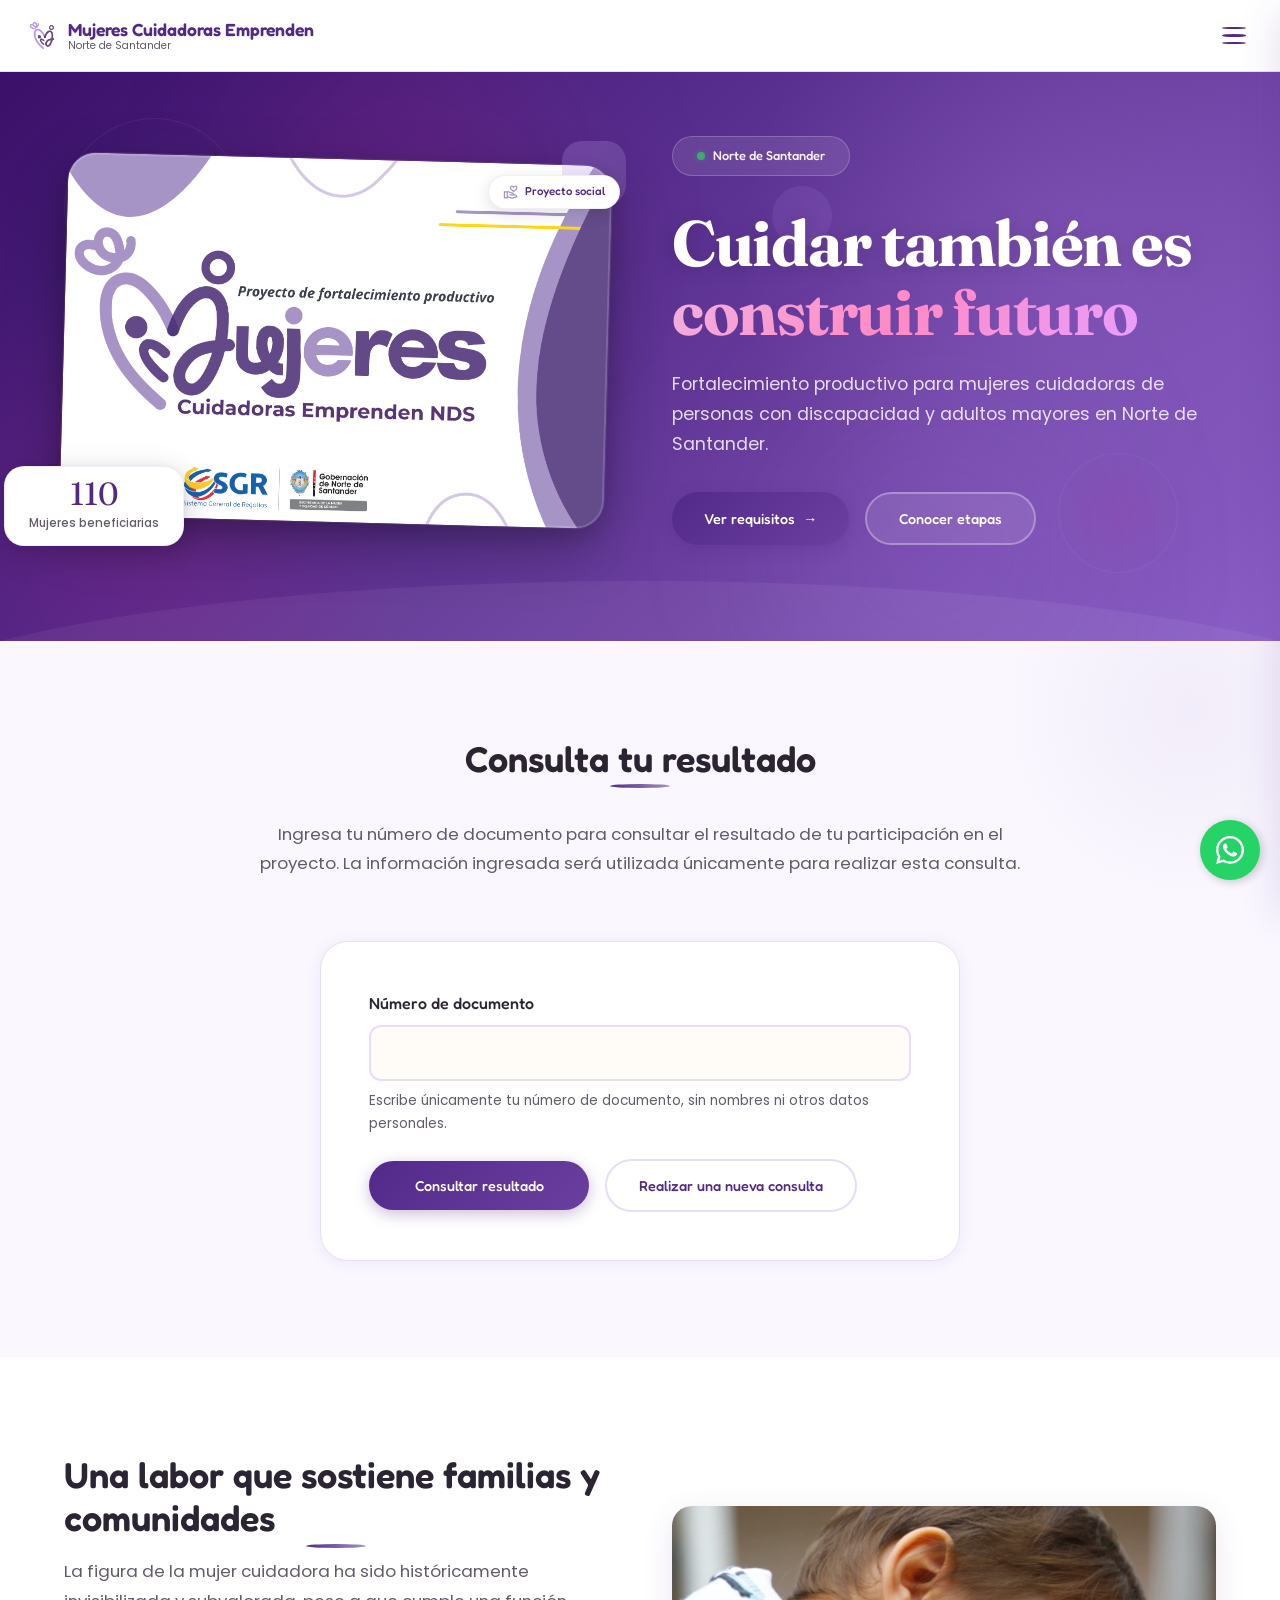
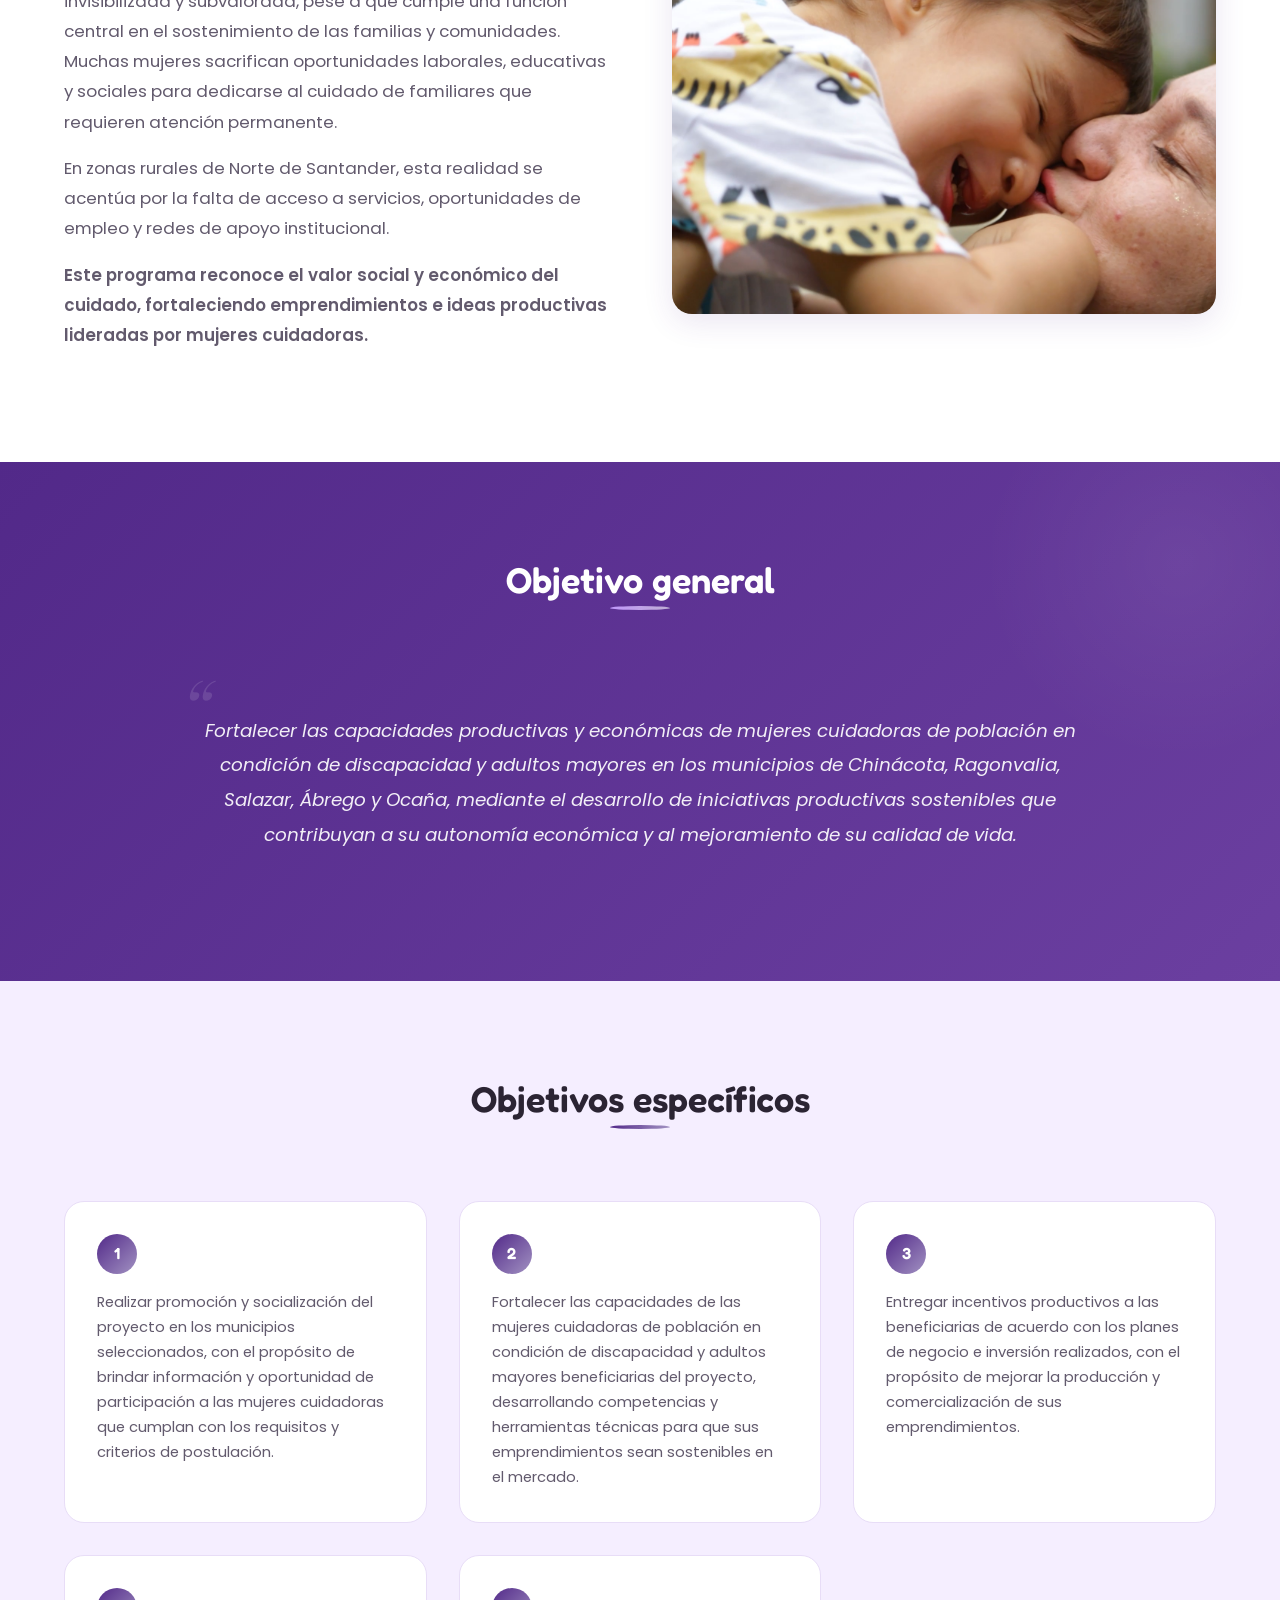
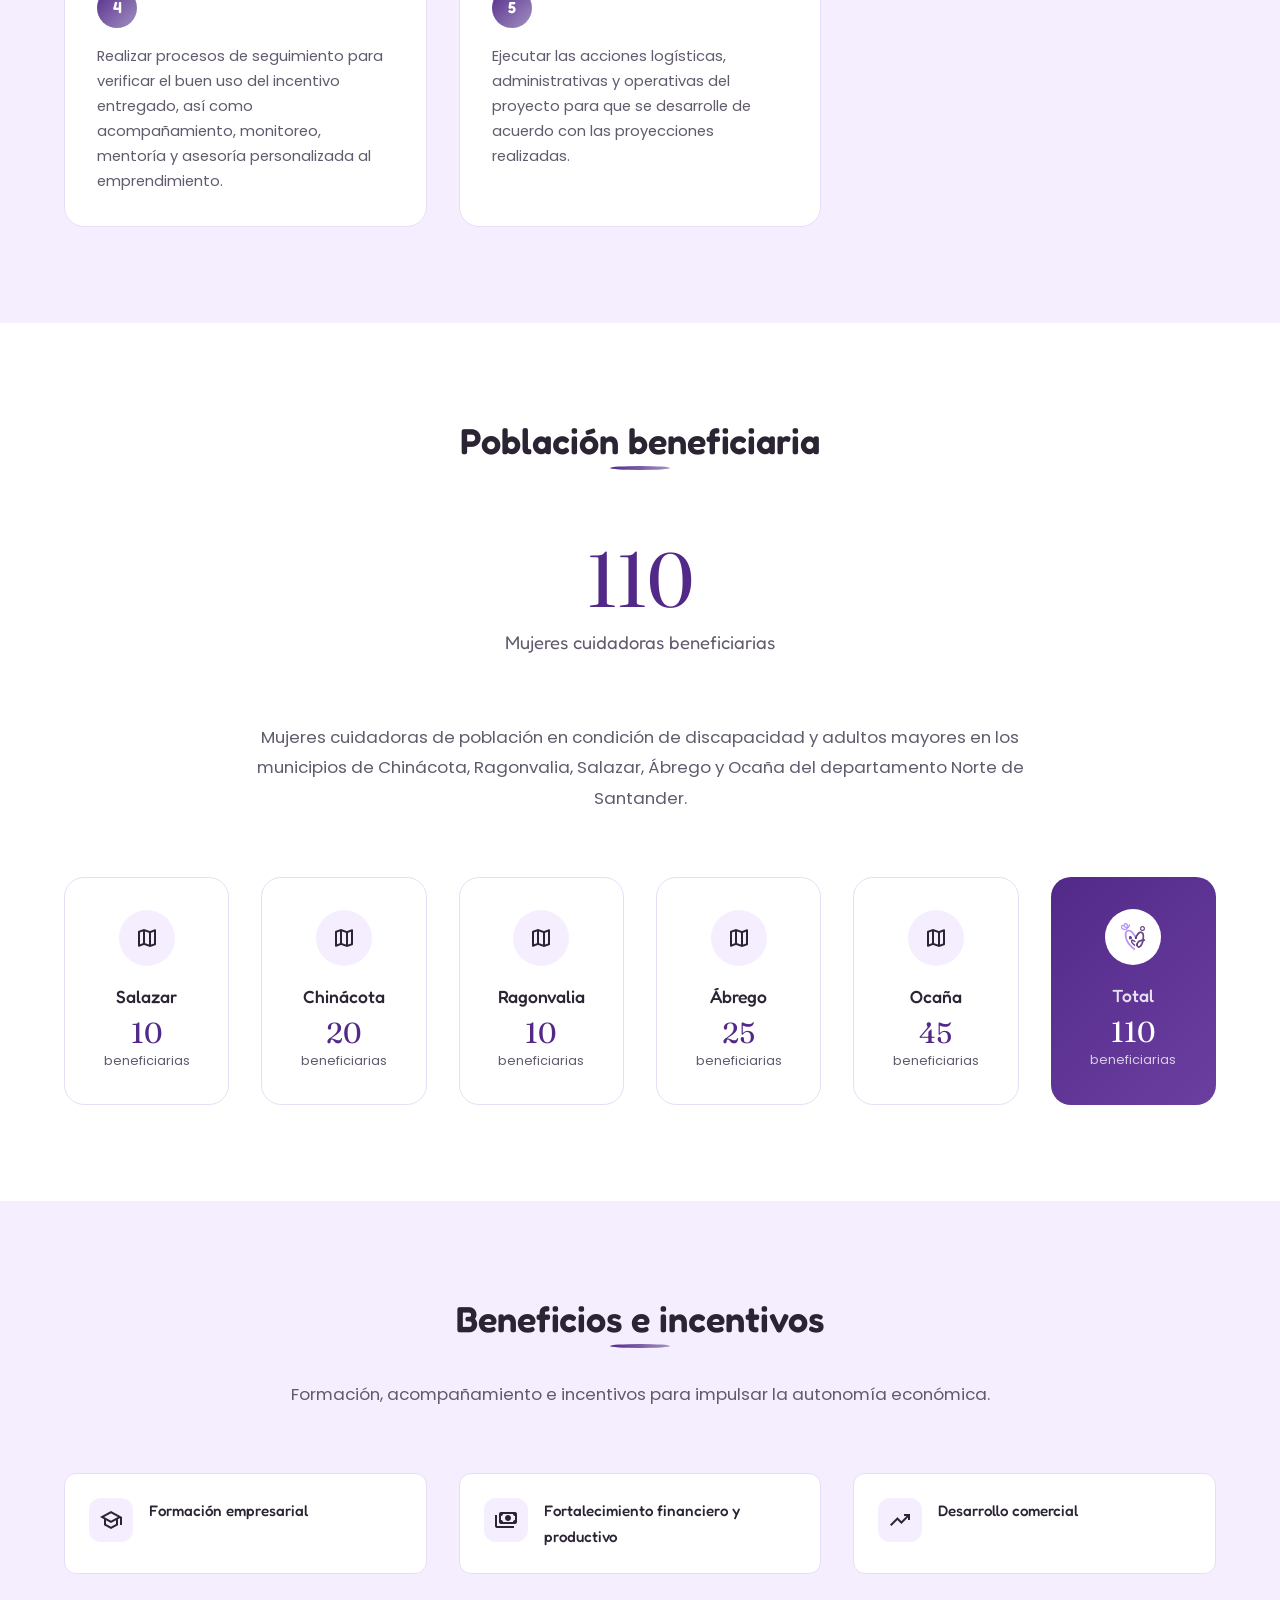
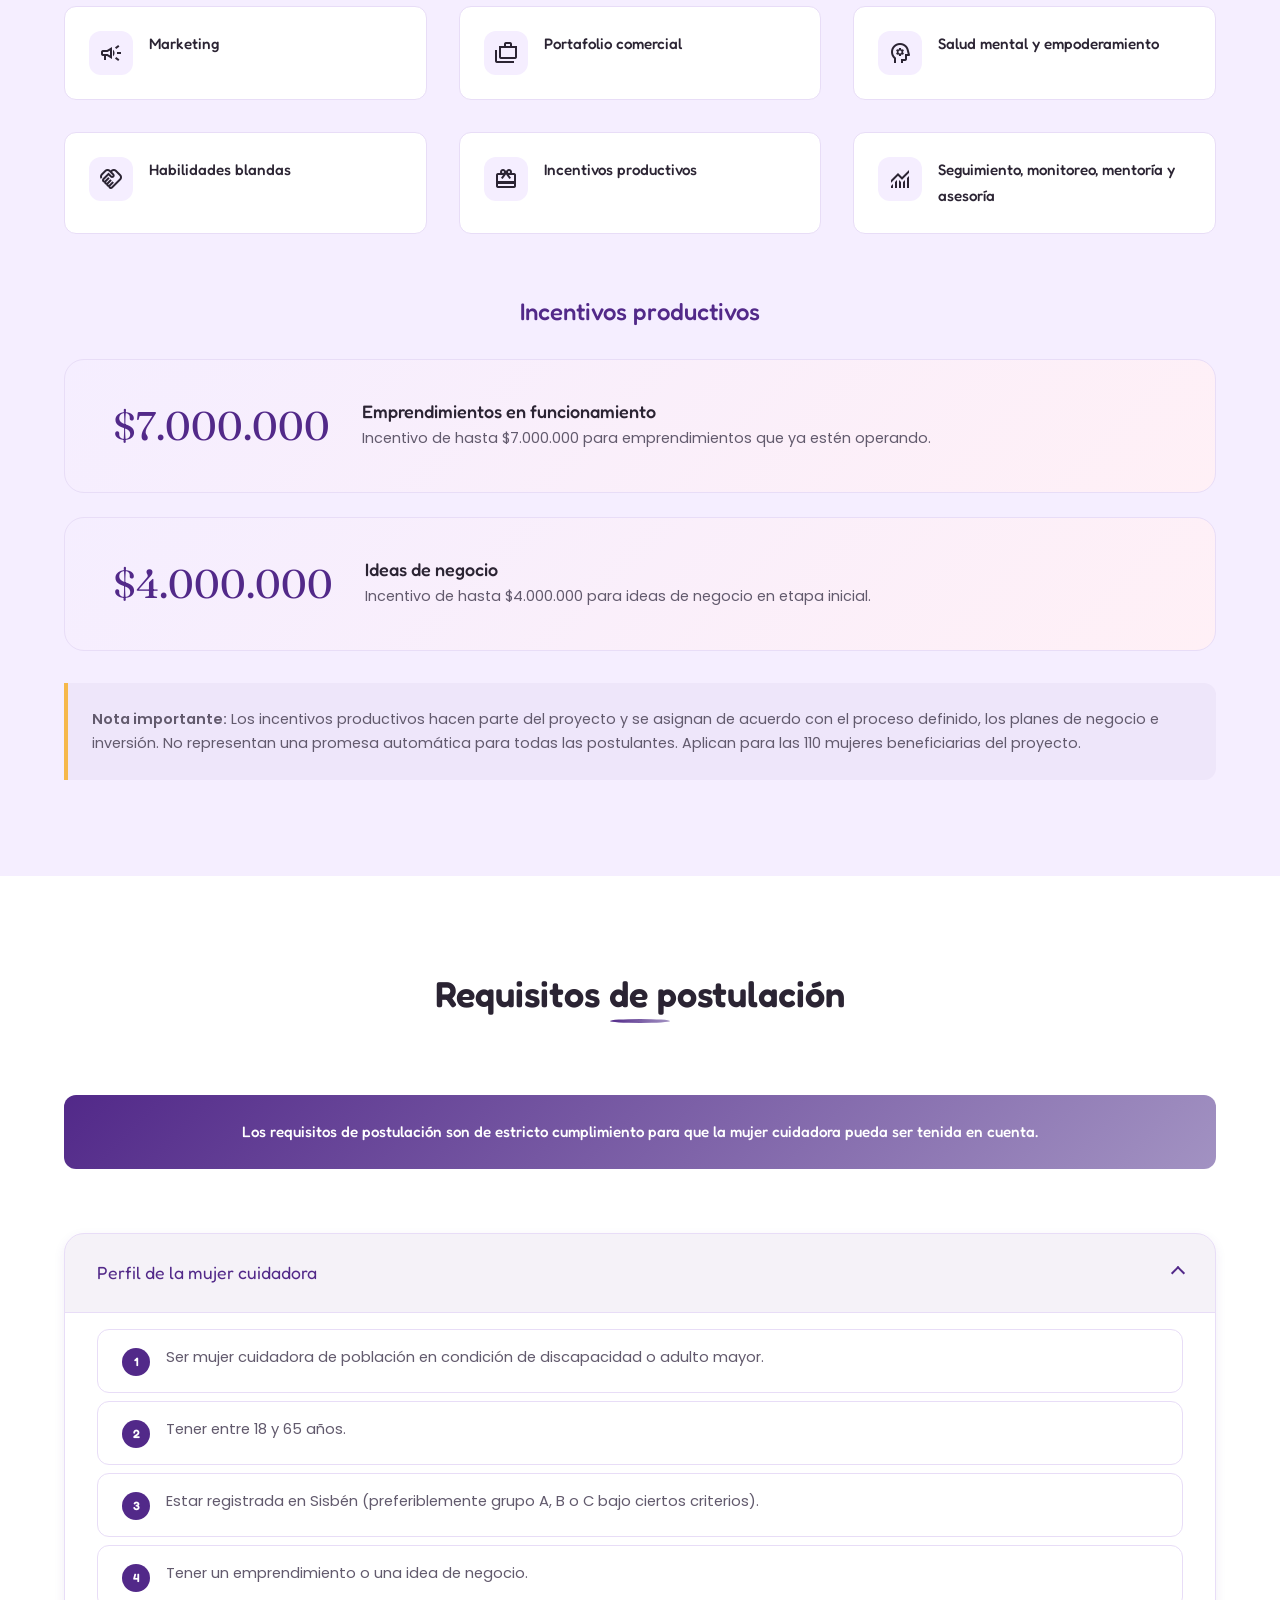
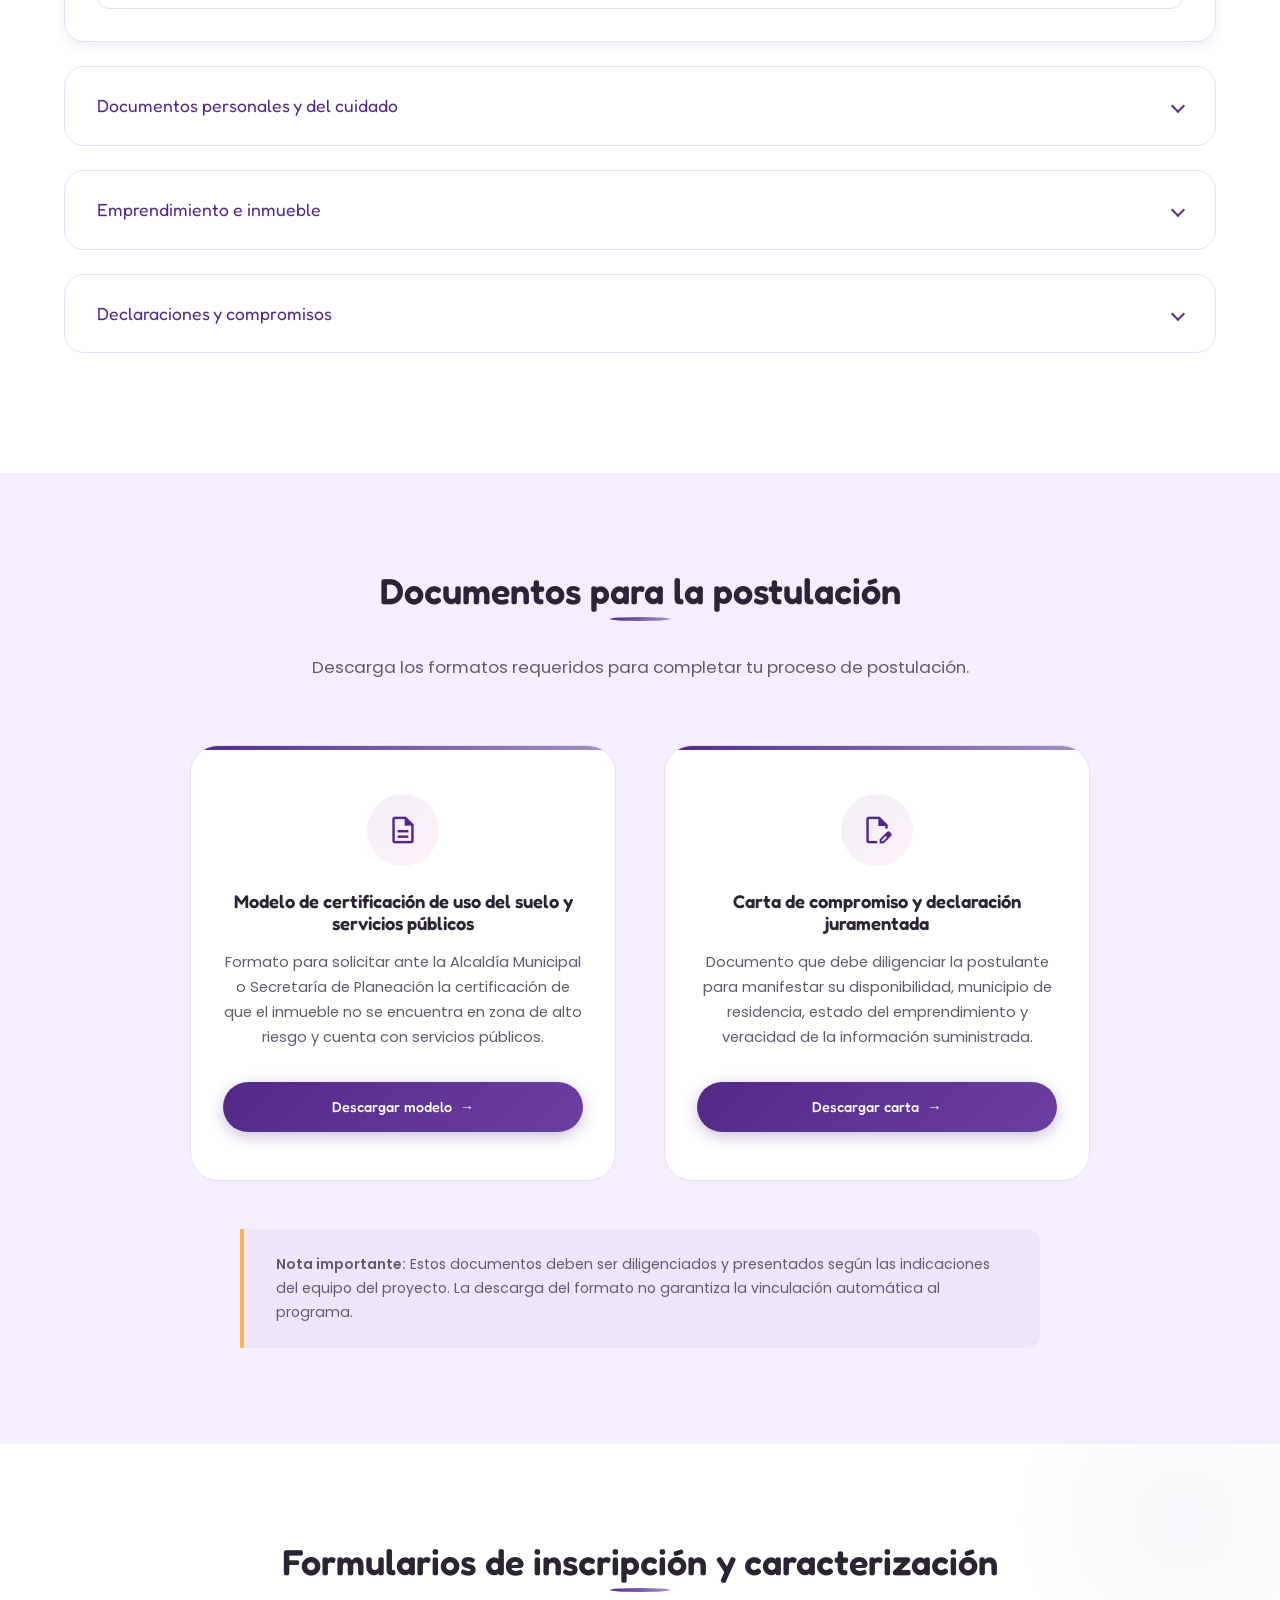
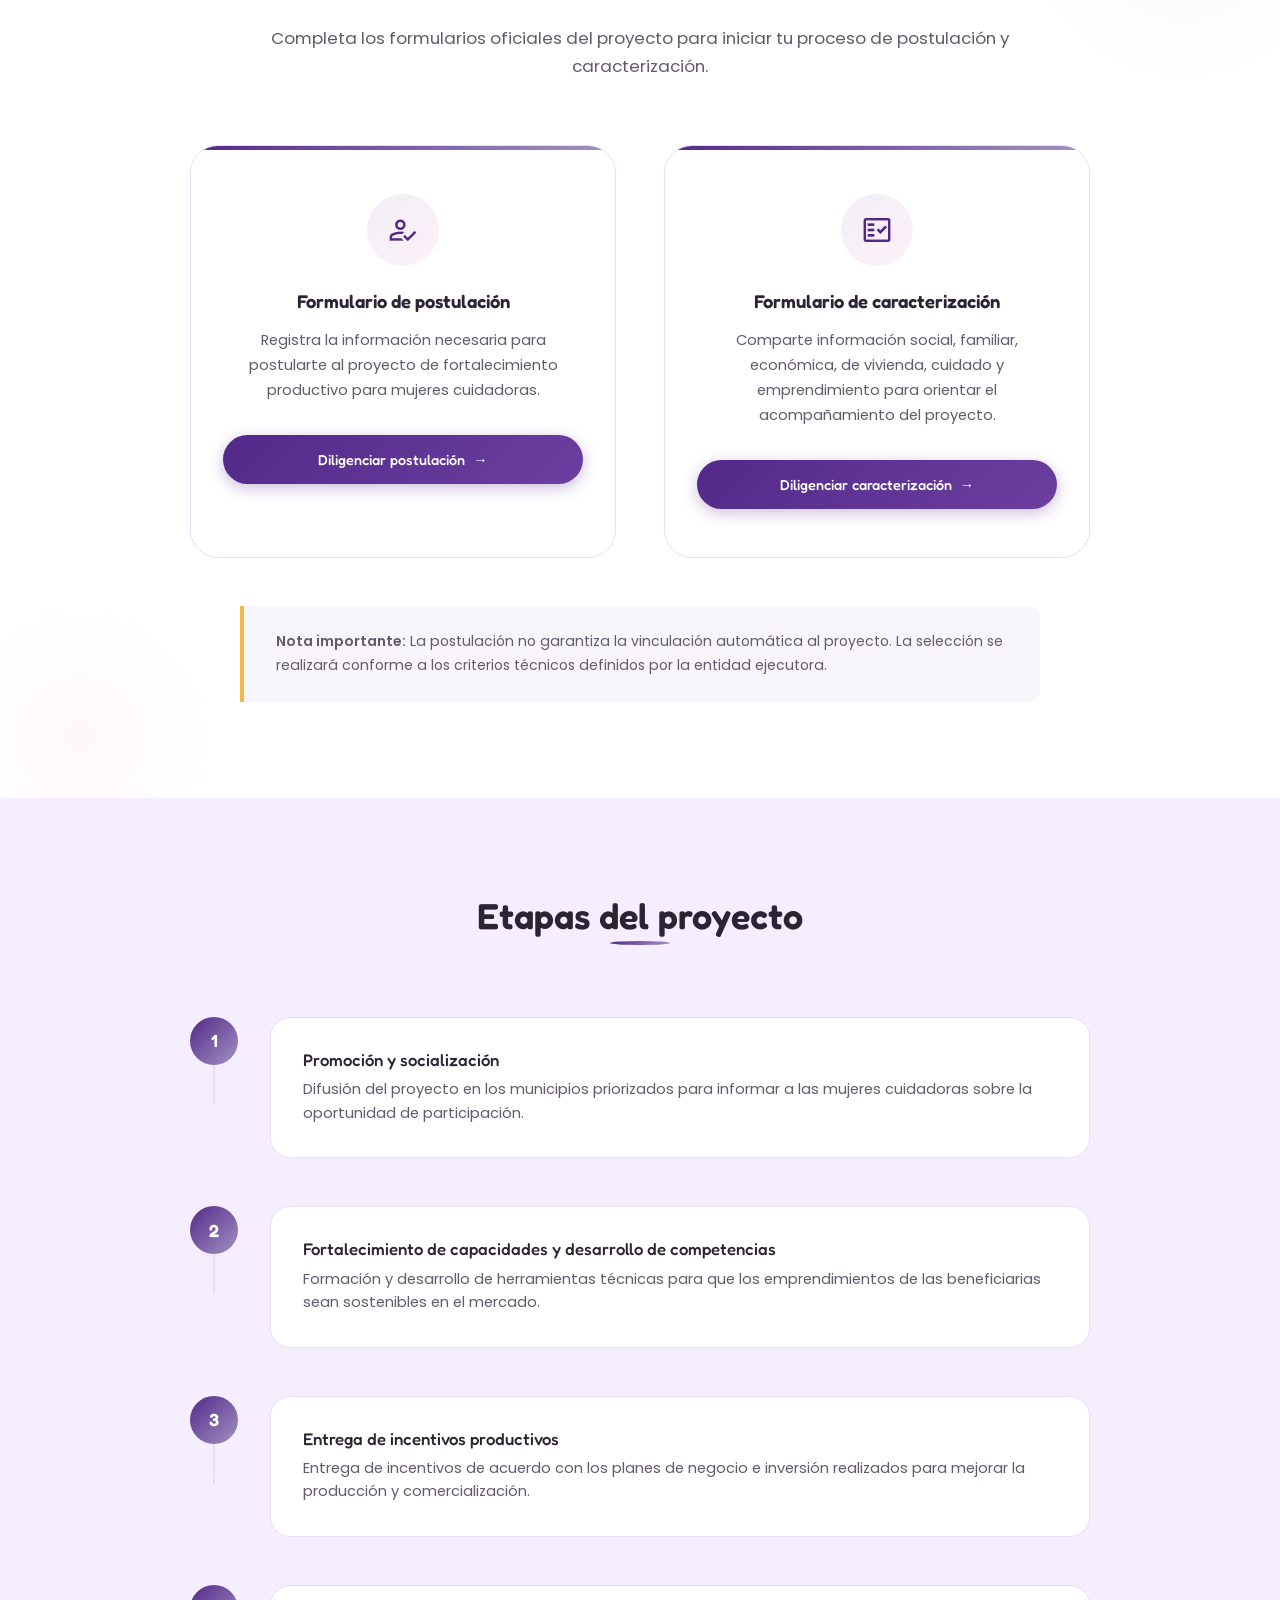
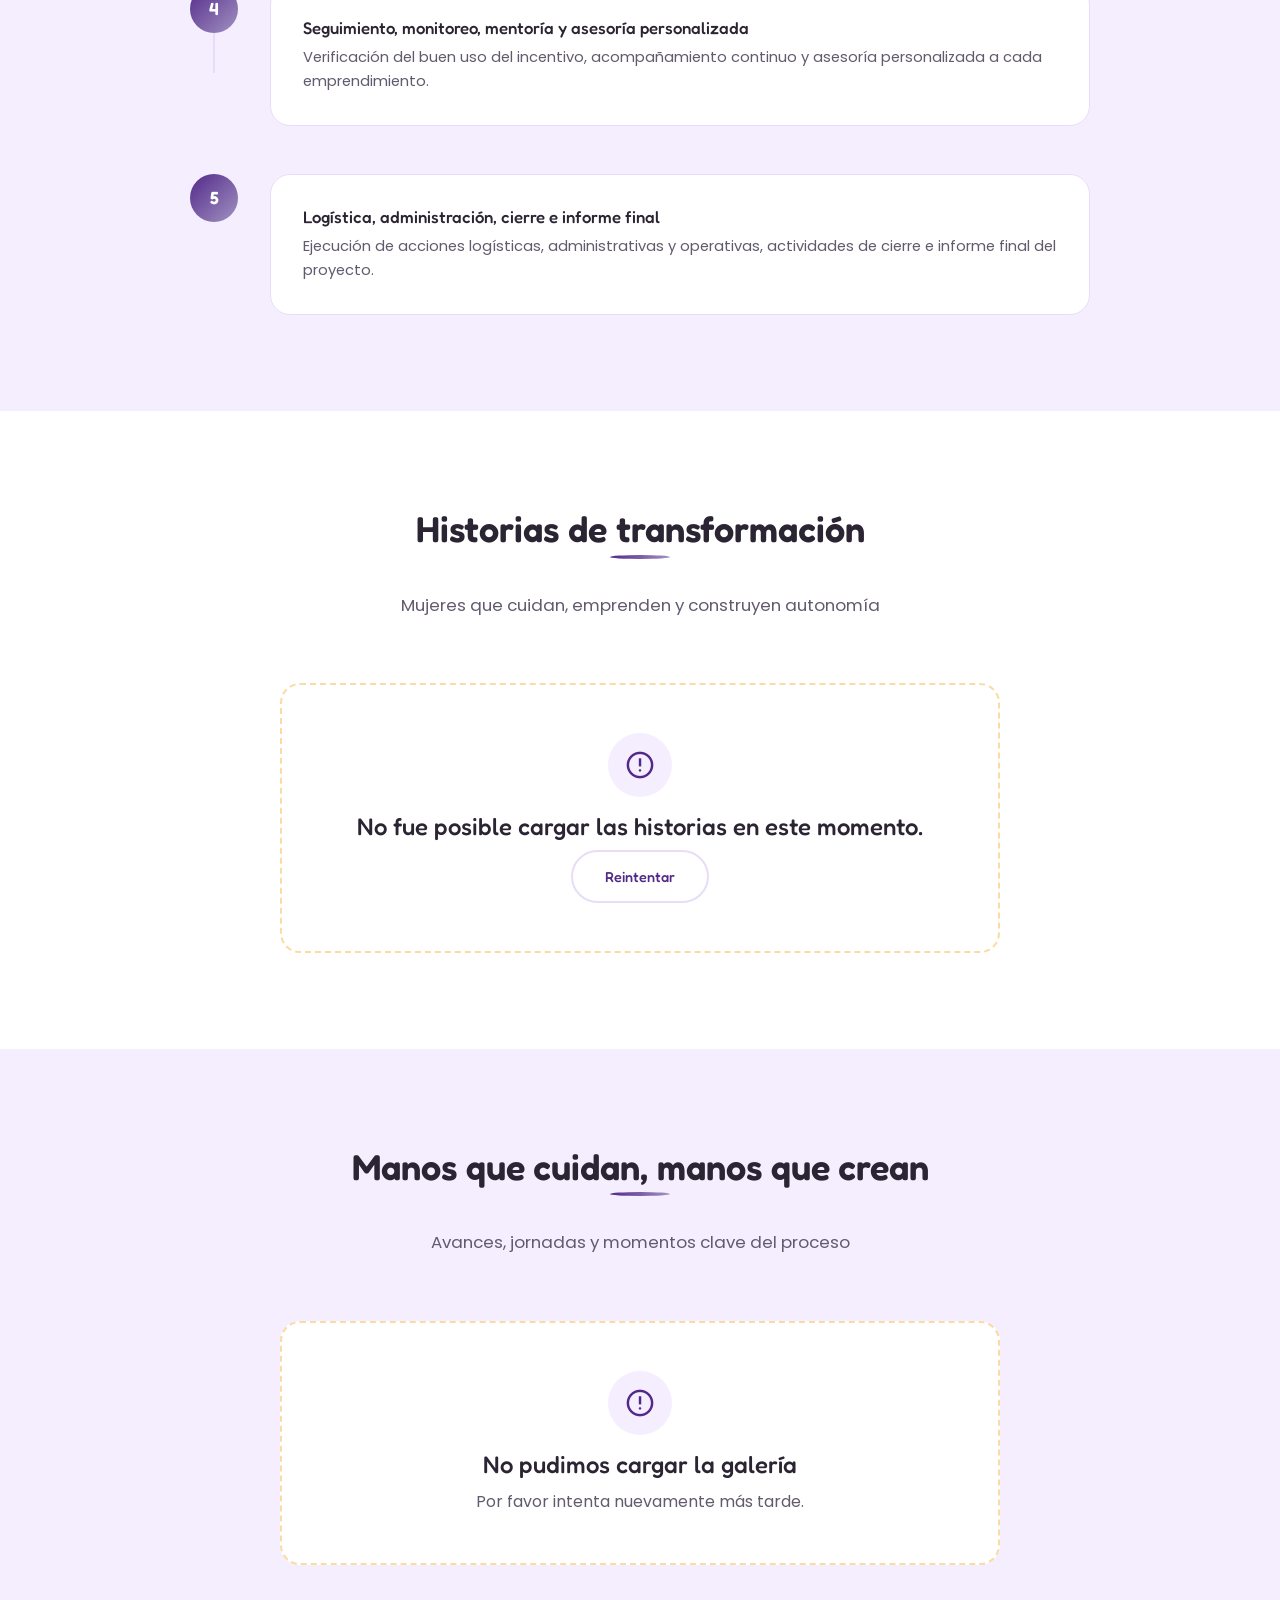
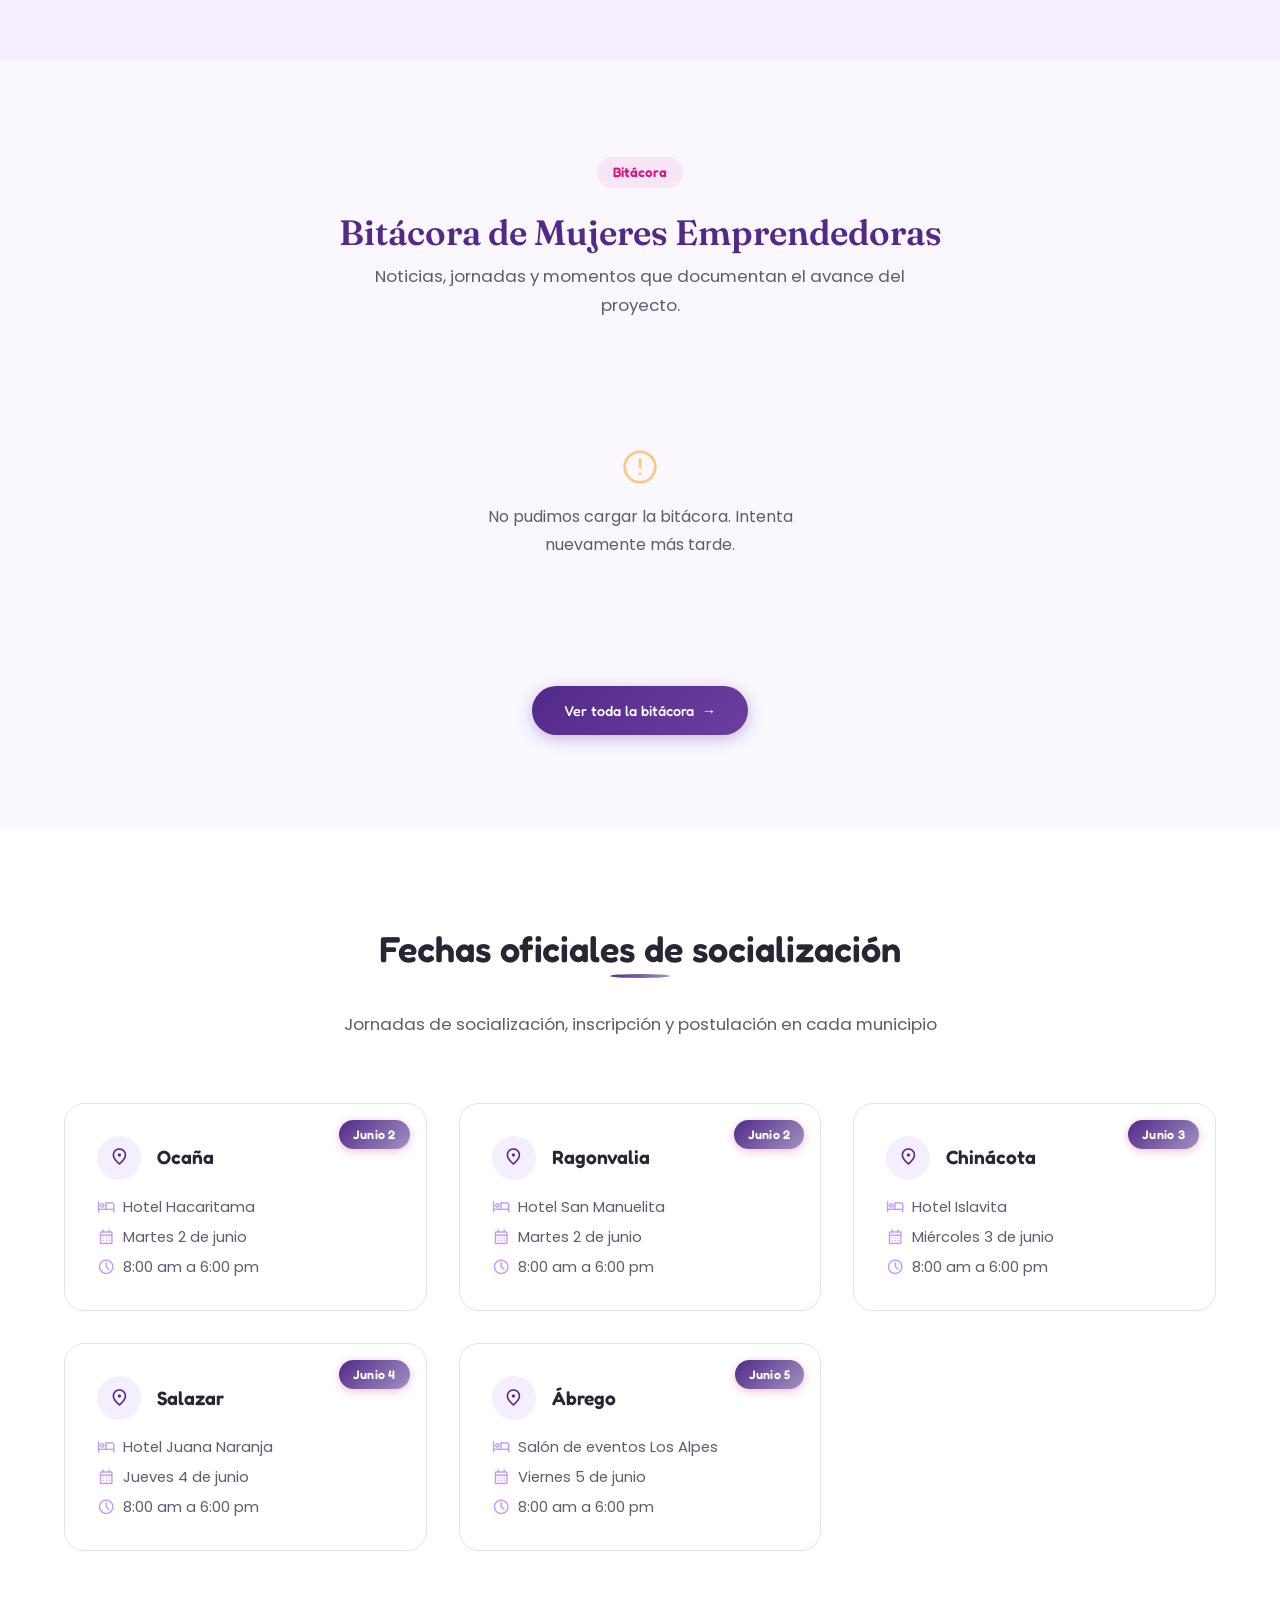
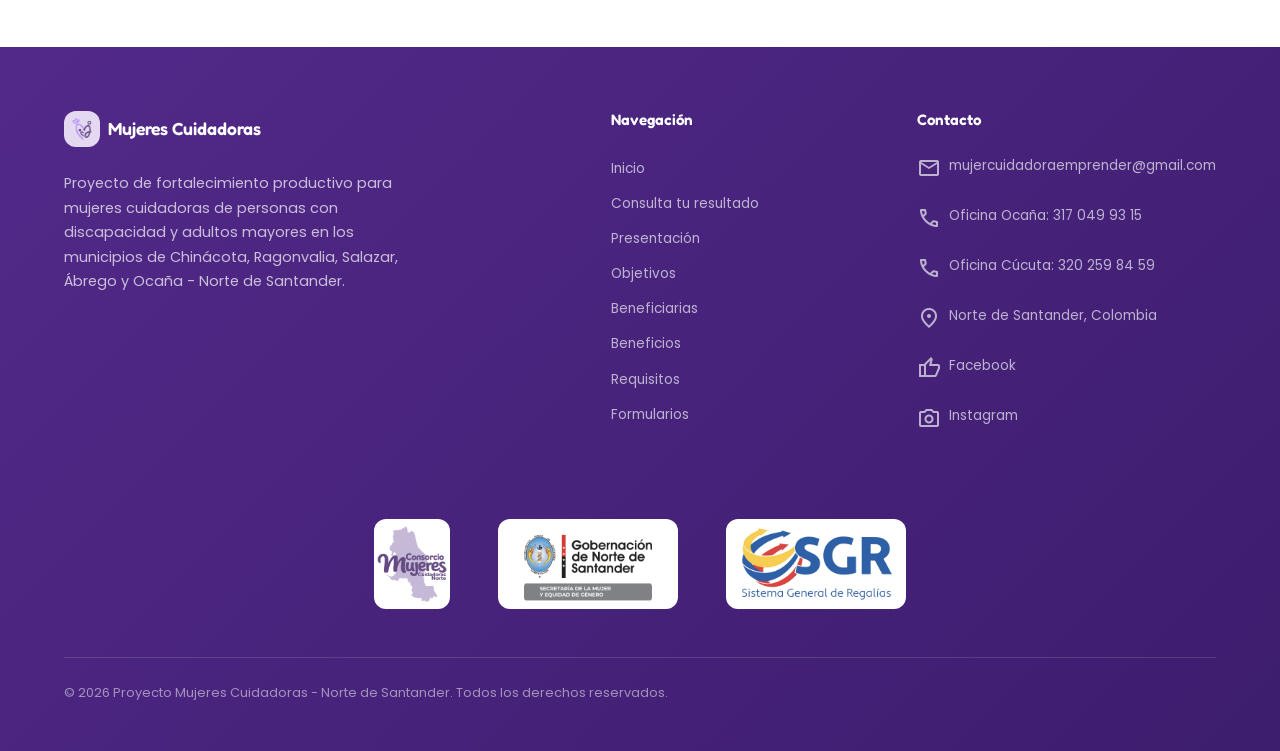
<file: index.html>
<!DOCTYPE html>
<html lang="es">

<head>
    <meta charset="UTF-8">
    <meta name="viewport" content="width=device-width, initial-scale=1.0">
    <title>Fortalecimiento Productivo - Mujer Cuidadora | Norte de Santander</title>
    <meta name="description"
        content="Proyecto de fortalecimiento productivo para mujeres cuidadoras de personas con discapacidad y adultos mayores en Chinácota, Ragonvalia, Salazar, Ábrego y Ocaña, Norte de Santander.">
    <link rel="preconnect" href="https://fonts.googleapis.com">
    <link rel="preconnect" href="https://fonts.gstatic.com" crossorigin>
    <link
        href="https://fonts.googleapis.com/css2?family=Fraunces:wght@100..900&family=Fredoka:wght@300..700&family=Poppins:wght@300;400;500;600;700&display=swap"
        rel="stylesheet">
    <link href="https://fonts.googleapis.com/css2?family=Material+Symbols+Outlined:opsz,wght,FILL,GRAD@24,400,0,0"
        rel="stylesheet" />
    <link rel="stylesheet" href="css/main.css">
</head>

<body>
    <!-- HEADER -->
    <header class="site-header" id="inicio">
        <div class="site-header__inner">
            <a href="#inicio" class="site-header__logo" aria-label="Inicio">
                <img src="img/logo_sin_fondo.png" alt="Logo Mujeres Cuidadoras" class="site-header__logo-icon">
                <span class="site-header__logo-text">Mujeres Cuidadoras Emprenden<small>Norte de
                        Santander</small></span>
            </a>
            <nav class="site-nav" aria-label="Navegación principal">
                <button class="site-nav__toggle" aria-label="Abrir menú" aria-expanded="false">
                    <span class="site-nav__toggle-line"></span>
                    <span class="site-nav__toggle-line"></span>
                    <span class="site-nav__toggle-line"></span>
                </button>
                <ul class="site-nav__list" role="menubar">
                    <li role="none"><a href="#inicio" class="site-nav__link" role="menuitem">Inicio</a></li>
                    <li role="none"><a href="#consulta" class="site-nav__link" role="menuitem">Consulta tu
                            resultado</a></li>
                    <li role="none"><a href="#presentacion" class="site-nav__link" role="menuitem">Presentación</a></li>
                    <li role="none"><a href="#objetivos" class="site-nav__link" role="menuitem">Objetivos</a></li>
                    <li role="none"><a href="#beneficiarias" class="site-nav__link" role="menuitem">Beneficiarias</a>
                    </li>
                    <li role="none"><a href="#beneficios" class="site-nav__link" role="menuitem">Beneficios</a></li>
                    <li role="none"><a href="#requisitos" class="site-nav__link" role="menuitem">Requisitos</a></li>
                    <li role="none"><a href="#documentos" class="site-nav__link" role="menuitem">Documentos</a></li>
                    <li role="none"><a href="#etapas" class="site-nav__link" role="menuitem">Etapas</a></li>
                    <li role="none"><a href="#formularios" class="site-nav__link" role="menuitem">Formularios</a></li>
                    <li role="none"><a href="#historias" class="site-nav__link" role="menuitem">Historias</a></li>
                    <li role="none"><a href="#manos-que-cuidan" class="site-nav__link" role="menuitem">Manos que
                            cuidan</a></li>
                    <li role="none"><a href="#bitacora" class="site-nav__link" role="menuitem">Bitácora</a></li>
                    <li role="none"><a href="#contacto" class="site-nav__link" role="menuitem">Contacto</a></li>
                </ul>
            </nav>
            <div class="site-nav__overlay" aria-hidden="true"></div>
        </div>
    </header>
    <main>
        <!-- HERO -->
        <section class="hero" id="hero" aria-label="Banner principal">
            <!-- Decoraciones de fondo -->
            <div class="hero__deco-circle hero__deco-circle--1"></div>
            <div class="hero__deco-circle hero__deco-circle--2"></div>
            <div class="hero__deco-circle hero__deco-circle--3"></div>
            <div class="hero__deco-glow hero__deco-glow--1"></div>
            <div class="hero__deco-glow hero__deco-glow--2"></div>
            <div class="hero__deco-curve">
                <svg viewBox="0 0 1440 80" preserveAspectRatio="none" fill="none" xmlns="http://www.w3.org/2000/svg">
                    <path d="M0 80 C360 0, 1080 0, 1440 80 L1440 80 L0 80 Z" fill="#FFFFFF" fill-opacity="0.06" />
                </svg>
            </div>
            <div class="container">
                <div class="hero__inner">
                    <div class="hero__image-wrapper">
                        <div class="hero__image-frame">
                            <img src="img/Banner_WEB.png"
                                alt="Mujeres cuidadoras emprendedoras de Norte de Santander reunidas, mostrando sus productos y emprendimientos"
                                class="hero__image" width="900" height="600">
                        </div>
                        <div class="hero__decoration hero__decoration--stat">
                            <span class="hero__decoration-number">110</span>
                            <span class="hero__decoration-label">Mujeres beneficiarias</span>
                        </div>
                        <div class="hero__decoration hero__decoration--dots"></div>
                        <div class="hero__mini-badge">
                            <span class="material-symbols-outlined">volunteer_activism</span>
                            Proyecto social
                        </div>
                    </div>
                    <div class="hero__content">
                        <span class="hero__badge"><span class="hero__badge-dot"></span> Norte de Santander</span>
                        <h1 class="hero__title">Cuidar también es <span class="hero__title-accent">construir
                                futuro</span></h1>
                        <p class="hero__text">Fortalecimiento productivo para mujeres cuidadoras de personas con
                            discapacidad y adultos mayores en Norte de Santander.</p>
                        <div class="hero__actions">
                            <a href="#requisitos" class="btn btn--primary">Ver requisitos <span
                                    class="btn__arrow">&rarr;</span></a>
                            <a href="#etapas" class="btn btn--secondary">Conocer etapas</a>
                        </div>
                    </div>
                </div>
            </div>
        </section>

        <!-- CONSULTA DE RESULTADOS (documento, CSV) -->
        <section class="section consulta" id="consulta" aria-label="Consulta tu resultado">
            <div class="container">
                <div class="section__header">
                    <h2 class="section__title">Consulta tu resultado</h2>
                    <p class="section__subtitle">Ingresa tu número de documento para consultar el resultado de tu
                        participación en el proyecto. La información ingresada será utilizada únicamente para
                        realizar esta consulta.</p>
                </div>

                <div class="consulta__card">
                    <form class="consulta__form" id="consulta-form" novalidate>
                        <div class="consulta__field">
                            <label for="consulta-documento" class="consulta__label">Número de documento</label>
                            <input type="text" id="consulta-documento" name="documento" class="consulta__input"
                                inputmode="numeric" autocomplete="off" maxlength="25" aria-required="true"
                                aria-describedby="consulta-hint consulta-error">
                            <p id="consulta-hint" class="consulta__hint">Escribe únicamente tu número de documento,
                                sin nombres ni otros datos personales.</p>
                            <p id="consulta-error" class="consulta__error" role="alert" hidden></p>
                        </div>
                        <div class="consulta__actions">
                            <button type="submit" class="btn btn--primary consulta__submit" id="consulta-submit">
                                <span class="consulta__submit-text">Consultar resultado</span>
                            </button>
                            <button type="button" class="btn btn--secondary" id="consulta-reset" hidden>
                                Realizar una nueva consulta
                            </button>
                        </div>
                    </form>

                    <div class="consulta__result" id="consulta-result" role="status" aria-live="polite"
                        tabindex="-1" hidden></div>
                </div>
            </div>
        </section>

        <!-- PRESENTACION -->
        <section class="section presentacion" id="presentacion" aria-label="Presentación del proyecto">
            <div class="container">
                <div class="presentacion__content">
                    <div class="presentacion__text">
                        <h2 class="section__title">Una labor que sostiene familias y comunidades</h2>
                        <p>La figura de la mujer cuidadora ha sido históricamente invisibilizada y subvalorada, pese a
                            que cumple una función central en el sostenimiento de las familias y comunidades. Muchas
                            mujeres sacrifican oportunidades laborales, educativas y sociales para dedicarse al cuidado
                            de familiares que requieren atención permanente.</p>
                        <p>En zonas rurales de Norte de Santander, esta realidad se acentúa por la falta de acceso a
                            servicios, oportunidades de empleo y redes de apoyo institucional.</p>
                        <p><strong>Este programa reconoce el valor social y económico del cuidado, fortaleciendo
                                emprendimientos e ideas productivas lideradas por mujeres cuidadoras.</strong></p>
                    </div>
                    <div class="presentacion__image">
                        <img src="img/img_2.png" alt="Mujer cuidadora emprendedora trabajando en su taller artesanal"
                            width="800" height="600">
                    </div>
                </div>
            </div>
        </section>

        <!-- Objetivo general -->
        <section class="section objetivo-general" id="objetivo-general" aria-label="Objetivo general">
            <div class="container">
                <div class="section__header">
                    <h2 class="section__title">Objetivo general</h2>
                </div>
                <p class="objetivo-general__text">Fortalecer las capacidades productivas y económicas de mujeres
                    cuidadoras de población en condición de discapacidad y adultos mayores en los municipios de
                    Chinácota, Ragonvalia, Salazar, Ábrego y Ocaña, mediante el desarrollo de iniciativas productivas
                    sostenibles que contribuyan a su autonomía económica y al mejoramiento de su calidad de vida.</p>
            </div>
        </section>

        <!-- OBJETIVOS específicos -->
        <section class="section objetivos-especificos" id="objetivos" aria-label="Objetivos específicos">
            <div class="container">
                <div class="section__header">
                    <h2 class="section__title">Objetivos específicos</h2>
                </div>
                <div class="grid-auto">
                    <div class="info-card">
                        <span class="info-card__number">1</span>
                        <p class="info-card__text">Realizar promoción y socialización del proyecto en los municipios
                            seleccionados, con el propósito de brindar información y oportunidad de participación a las
                            mujeres cuidadoras que cumplan con los requisitos y criterios de postulación.</p>
                    </div>
                    <div class="info-card">
                        <span class="info-card__number">2</span>
                        <p class="info-card__text">Fortalecer las capacidades de las mujeres cuidadoras de población en
                            condición de discapacidad y adultos mayores beneficiarias del proyecto, desarrollando
                            competencias y herramientas técnicas para que sus emprendimientos sean sostenibles en el
                            mercado.</p>
                    </div>
                    <div class="info-card">
                        <span class="info-card__number">3</span>
                        <p class="info-card__text">Entregar incentivos productivos a las beneficiarias de acuerdo con
                            los planes de negocio e inversión realizados, con el propósito de mejorar la producción y
                            comercialización de sus emprendimientos.</p>
                    </div>
                    <div class="info-card">
                        <span class="info-card__number">4</span>
                        <p class="info-card__text">Realizar procesos de seguimiento para verificar el buen uso del
                            incentivo entregado, así como acompañamiento, monitoreo, mentoría y asesoría personalizada
                            al emprendimiento.</p>
                    </div>
                    <div class="info-card">
                        <span class="info-card__number">5</span>
                        <p class="info-card__text">Ejecutar las acciones logísticas, administrativas y operativas del
                            proyecto para que se desarrolle de acuerdo con las proyecciones realizadas.</p>
                    </div>
                </div>
            </div>
        </section>

        <!-- Población beneficiaria -->
        <section class="section poblacion" id="beneficiarias" aria-label="Población beneficiaria">
            <div class="container">
                <div class="section__header">
                    <h2 class="section__title">Población beneficiaria</h2>
                </div>
                <div class="poblacion__total">
                    <div class="poblacion__number">110</div>
                    <div class="poblacion__label">Mujeres cuidadoras beneficiarias</div>
                </div>
                <p class="poblacion__description">Mujeres cuidadoras de población en condición de discapacidad y adultos
                    mayores en los municipios de Chinácota, Ragonvalia, Salazar, Ábrego y Ocaña del departamento Norte
                    de Santander.</p>
                <div class="grid-auto" style="grid-template-columns: repeat(auto-fit, minmax(160px, 1fr));">
                    <div class="municipality-card">
                        <div class="municipality-card__icon"><span class="material-symbols-outlined">map</span></div>
                        <div class="municipality-card__name">Salazar</div>
                        <div class="municipality-card__count">10</div>
                        <div class="municipality-card__label">beneficiarias</div>
                    </div>
                    <div class="municipality-card">
                        <div class="municipality-card__icon"><span class="material-symbols-outlined">map</span></div>
                        <div class="municipality-card__name">Chinácota</div>
                        <div class="municipality-card__count">20</div>
                        <div class="municipality-card__label">beneficiarias</div>
                    </div>
                    <div class="municipality-card">
                        <div class="municipality-card__icon"><span class="material-symbols-outlined">map</span></div>
                        <div class="municipality-card__name">Ragonvalia</div>
                        <div class="municipality-card__count">10</div>
                        <div class="municipality-card__label">beneficiarias</div>
                    </div>
                    <div class="municipality-card">
                        <div class="municipality-card__icon"><span class="material-symbols-outlined">map</span></div>
                        <div class="municipality-card__name">Ábrego</div>
                        <div class="municipality-card__count">25</div>
                        <div class="municipality-card__label">beneficiarias</div>
                    </div>
                    <div class="municipality-card">
                        <div class="municipality-card__icon"><span class="material-symbols-outlined">map</span></div>
                        <div class="municipality-card__name">Ocaña</div>
                        <div class="municipality-card__count">45</div>
                        <div class="municipality-card__label">beneficiarias</div>
                    </div>
                    <div class="municipality-card municipality-card--total">
                        <div class="municipality-card__icon"><img src="img/logo_sin_fondo.png"
                                alt="Logo Mujeres Cuidadoras" style="width: 36px; height: 36px; object-fit: contain;">
                        </div>
                        <div class="municipality-card__name">Total</div>
                        <div class="municipality-card__count">110</div>
                        <div class="municipality-card__label">beneficiarias</div>
                    </div>
                </div>
            </div>
        </section>

        <!-- BENEFICIOS E INCENTIVOS -->
        <section class="section beneficios" id="beneficios" aria-label="Beneficios e incentivos">
            <div class="container">
                <div class="section__header">
                    <h2 class="section__title">Beneficios e incentivos</h2>
                    <p class="section__subtitle">Formación, acompañamiento e incentivos para impulsar la autonomía
                        económica.</p>
                </div>
                <div class="grid-auto">
                    <div class="benefit-card">
                        <div class="benefit-card__icon"><span class="material-symbols-outlined">school</span></div>
                        <div class="benefit-card__title">Formación empresarial</div>
                    </div>
                    <div class="benefit-card">
                        <div class="benefit-card__icon"><span class="material-symbols-outlined">payments</span></div>
                        <div class="benefit-card__title">Fortalecimiento financiero y productivo</div>
                    </div>
                    <div class="benefit-card">
                        <div class="benefit-card__icon"><span class="material-symbols-outlined">trending_up</span></div>
                        <div class="benefit-card__title">Desarrollo comercial</div>
                    </div>
                    <div class="benefit-card">
                        <div class="benefit-card__icon"><span class="material-symbols-outlined">campaign</span></div>
                        <div class="benefit-card__title">Marketing</div>
                    </div>
                    <div class="benefit-card">
                        <div class="benefit-card__icon"><span class="material-symbols-outlined">cases</span></div>
                        <div class="benefit-card__title">Portafolio comercial</div>
                    </div>
                    <div class="benefit-card">
                        <div class="benefit-card__icon"><span class="material-symbols-outlined">psychology</span></div>
                        <div class="benefit-card__title">Salud mental y empoderamiento</div>
                    </div>
                    <div class="benefit-card">
                        <div class="benefit-card__icon"><span class="material-symbols-outlined">handshake</span></div>
                        <div class="benefit-card__title">Habilidades blandas</div>
                    </div>
                    <div class="benefit-card">
                        <div class="benefit-card__icon"><span class="material-symbols-outlined">card_giftcard</span>
                        </div>
                        <div class="benefit-card__title">Incentivos productivos</div>
                    </div>
                    <div class="benefit-card">
                        <div class="benefit-card__icon"><span class="material-symbols-outlined">monitoring</span></div>
                        <div class="benefit-card__title">Seguimiento, monitoreo, mentoría y asesoría</div>
                    </div>
                </div>
                <div class="beneficios__incentivos">
                    <div class="beneficios__incentivos-header">
                        <h3>Incentivos productivos</h3>
                    </div>
                    <div class="incentivo-card">
                        <div class="incentivo-card__amount">$7.000.000</div>
                        <div class="incentivo-card__info">
                            <h4>Emprendimientos en funcionamiento</h4>
                            <p>Incentivo de hasta $7.000.000 para emprendimientos que ya estén operando.</p>
                        </div>
                    </div>
                    <div class="incentivo-card">
                        <div class="incentivo-card__amount">$4.000.000</div>
                        <div class="incentivo-card__info">
                            <h4>Ideas de negocio</h4>
                            <p>Incentivo de hasta $4.000.000 para ideas de negocio en etapa inicial.</p>
                        </div>
                    </div>
                    <div class="beneficios__disclaimer">
                        <strong>Nota importante:</strong> Los incentivos productivos hacen parte del proyecto y se
                        asignan de acuerdo con el proceso definido, los planes de negocio e inversión. No representan
                        una promesa automática para todas las postulantes. Aplican para las 110 mujeres beneficiarias
                        del proyecto.
                    </div>
                </div>
            </div>
        </section>

        <!-- REQUISITOS DE postulación -->
        <section class="section requisitos" id="requisitos" aria-label="Requisitos de postulación">
            <div class="container">
                <div class="section__header">
                    <h2 class="section__title">Requisitos de postulación</h2>
                </div>
                <div class="requisitos__aviso">Los requisitos de postulación son de estricto cumplimiento para que la
                    mujer cuidadora pueda ser tenida en cuenta.</div>

                <details class="requisitos__group" open>
                    <summary class="requisitos__group-title">Perfil de la mujer cuidadora</summary>
                    <div class="requisitos__group-content">
                        <div class="requirement-card"><span class="requirement-card__number">1</span>
                            <p class="requirement-card__text">Ser mujer cuidadora de población en condición de
                                discapacidad
                                o adulto mayor.</p>
                        </div>
                        <div class="requirement-card"><span class="requirement-card__number">2</span>
                            <p class="requirement-card__text">Tener entre 18 y 65 años.</p>
                        </div>
                        <div class="requirement-card"><span class="requirement-card__number">3</span>
                            <p class="requirement-card__text">Estar registrada en Sisbén (preferiblemente grupo A, B o C
                                bajo ciertos criterios).</p>
                        </div>
                        <div class="requirement-card"><span class="requirement-card__number">4</span>
                            <p class="requirement-card__text">Tener un emprendimiento o una idea de negocio.</p>
                        </div>
                    </div>
                </details>

                <details class="requisitos__group">
                    <summary class="requisitos__group-title">Documentos personales y del cuidado</summary>
                    <div class="requisitos__group-content">
                        <div class="requirement-card"><span class="requirement-card__number">5</span>
                            <p class="requirement-card__text">Presentar registro del certificado de la persona en
                                condición
                                de discapacidad o del adulto mayor.</p>
                        </div>
                        <div class="requirement-card"><span class="requirement-card__number">6</span>
                            <p class="requirement-card__text">Presentar documento de identidad del adulto mayor.</p>
                        </div>
                        <div class="requirement-card"><span class="requirement-card__number">7</span>
                            <p class="requirement-card__text">Presentar Historia clínica del adulto mayor y/o de la
                                persona
                                con discapacidad.</p>
                        </div>
                        <div class="requirement-card"><span class="requirement-card__number">8</span>
                            <p class="requirement-card__text">Presentar copia del Sisbén.</p>
                        </div>
                    </div>
                </details>

                <details class="requisitos__group">
                    <summary class="requisitos__group-title">Emprendimiento e inmueble</summary>
                    <div class="requisitos__group-content">
                        <div class="requirement-card"><span class="requirement-card__number">9</span>
                            <div class="requirement-card__text">Acreditar la titularidad o uso del inmueble donde
                                realiza el
                                emprendimiento. Para esto puede presentar:
                                <ul>
                                    <li>Certificado de libertad y tradición</li>
                                    <li>Carta de compraventa</li>
                                    <li>Documento equivalente</li>
                                    <li>Contrato de arrendamiento</li>
                                    <li>Documento equivalente</li>
                                </ul>
                            </div>
                        </div>
                        <div class="requirement-card"><span class="requirement-card__number">10</span>
                            <p class="requirement-card__text">Presentar certificado donde indique que el inmueble donde
                                realiza el emprendimiento no se encuentra en alto riesgo según el EOT, PBOT o POT. Este
                                certificado debe ser expedido por la Secretaría de Planeación de cada municipio o
                                dependencia encargada.</p>
                        </div>
                        <div class="requirement-card"><span class="requirement-card__number">11</span>
                            <p class="requirement-card__text">Presentar certificado de que el inmueble donde realiza el
                                emprendimiento cuenta con servicios públicos. Este certificado debe ser expedido por la
                                empresa encargada en cada municipio o por la administración municipal.</p>
                        </div>
                        <div class="requirement-card"><span class="requirement-card__number">12</span>
                            <p class="requirement-card__text">Presentar certificado con firma autenticada por la mujer
                                cuidadora emprendedora donde indique que el emprendimiento que está desarrollando es
                                sostenible.</p>
                        </div>
                    </div>
                </details>

                <details class="requisitos__group">
                    <summary class="requisitos__group-title">Declaraciones y compromisos</summary>
                    <div class="requisitos__group-content">
                        <div class="requirement-card"><span class="requirement-card__number">13</span>
                            <p class="requirement-card__text">Presentar declaración juramentada que indique el vínculo
                                con
                                la persona en condición de discapacidad o adulto mayor.</p>
                        </div>
                        <div class="requirement-card"><span class="requirement-card__number">14</span>
                            <p class="requirement-card__text">Tener disposición para realizar todas las actividades del
                                proyecto.</p>
                        </div>
                        <div class="requirement-card"><span class="requirement-card__number">15</span>
                            <p class="requirement-card__text">Presentar carta de aceptación para participar en todos los
                                procesos.</p>
                        </div>
                        <div class="requirement-card"><span class="requirement-card__number">16</span>
                            <p class="requirement-card__text">No haber sido beneficiaria de proyectos similares en los
                                últimos 4 a 5 años en el departamento.</p>
                        </div>
                        <div class="requirement-card"><span class="requirement-card__number">17</span>
                            <p class="requirement-card__text">Presentar declaración juramentada sobre no haber sido
                                beneficiaria de proyectos similares.</p>
                        </div>
                    </div>
                </details>
            </div>
        </section>

        <!-- DOCUMENTOS PARA LA POSTULACIÓN -->
        <section class="section documentos" id="documentos" aria-label="Documentos para la postulación">
            <div class="container">
                <div class="section__header">
                    <h2 class="section__title">Documentos para la postulación</h2>
                    <p class="section__subtitle">Descarga los formatos requeridos para completar tu proceso de
                        postulación.</p>
                </div>

                <div class="formularios__grid">
                    <!-- Tarjeta: Modelo de certificación de uso del suelo y servicios públicos -->
                    <div class="formularios__card">
                        <div class="formularios__icon">
                            <span class="material-symbols-outlined">description</span>
                        </div>
                        <h3 class="formularios__title">Modelo de certificación de uso del suelo y servicios públicos
                        </h3>
                        <p class="formularios__text">
                            Formato para solicitar ante la Alcaldía Municipal o Secretaría de Planeación la
                            certificación
                            de que el inmueble no se encuentra en zona de alto riesgo y cuenta con servicios públicos.
                        </p>

                        <!-- TODO: Reemplazar AQUI_LINK_MODELO_USO_SUELO por el enlace real del PDF "MODELO USO DE SUELOS.pdf" -->
                        <a href="https://drive.google.com/file/d/18q6uEpTP8_kl7Hfr2XxE6KTssrFugmuH/view?usp=share_link"
                            class="btn btn--primary" target="_blank" rel="noopener noreferrer">
                            Descargar modelo <span class="btn__arrow">&rarr;</span>
                        </a>
                    </div>

                    <!-- Tarjeta: Carta de compromiso y declaración juramentada -->
                    <div class="formularios__card">
                        <div class="formularios__icon">
                            <span class="material-symbols-outlined">edit_document</span>
                        </div>
                        <h3 class="formularios__title">Carta de compromiso y declaración juramentada</h3>
                        <p class="formularios__text">
                            Documento que debe diligenciar la postulante para manifestar su disponibilidad, municipio de
                            residencia, estado del emprendimiento y veracidad de la información suministrada.
                        </p>

                        <!-- TODO: Reemplazar AQUI_LINK_CARTA_COMPROMISO por el enlace real del PDF "CARTA DE COMPROMISO Y DECLARACIÓN JURAMENTADA REGALÍAS.pdf" -->
                        <a href="https://drive.google.com/file/d/1t4pG3oU8Wkpot0XtF4DsDrNbYj-d7IAG/view?usp=share_link"
                            class="btn btn--primary" target="_blank" rel="noopener noreferrer">
                            Descargar carta <span class="btn__arrow">&rarr;</span>
                        </a>
                    </div>
                </div>

                <div class="formularios__note">
                    <strong>Nota importante:</strong> Estos documentos deben ser diligenciados y presentados según las
                    indicaciones del equipo del proyecto. La descarga del formato no garantiza la vinculación automática
                    al programa.
                </div>
            </div>
        </section>

        <!-- FORMULARIOS DE INSCRIPCIÓN -->
        <section class="section formularios" id="formularios" aria-label="Formularios de inscripción y caracterización">
            <div class="container">
                <div class="section__header">
                    <h2 class="section__title">Formularios de inscripción y caracterización</h2>
                    <p class="section__subtitle">Completa los formularios oficiales del proyecto para iniciar tu proceso
                        de postulación y caracterización.</p>
                </div>
                <div class="formularios__grid">
                    <!-- Tarjeta: Formulario de postulación -->
                    <div class="formularios__card">
                        <div class="formularios__icon">
                            <span class="material-symbols-outlined">how_to_reg</span>
                        </div>
                        <h3 class="formularios__title">Formulario de postulación</h3>
                        <p class="formularios__text">Registra la información necesaria para postularte al proyecto de
                            fortalecimiento productivo para mujeres cuidadoras.</p>
                        <!-- TODO: Reemplazar AQUI_LINK_FORMULARIO_POSTULACION por el enlace real del formulario -->
                        <a href="https://docs.google.com/forms/d/e/1FAIpQLSdLGuipadDy1hQPS_ckAHSy9ZRQQUrohrI4hgbf52pNLHdB_g/viewform?usp=publish-editor"
                            class="btn btn--primary" target="_blank" rel="noopener noreferrer">
                            Diligenciar postulación <span class="btn__arrow">&rarr;</span>
                        </a>
                    </div>
                    <!-- Tarjeta: Formulario de caracterización -->
                    <div class="formularios__card">
                        <div class="formularios__icon">
                            <span class="material-symbols-outlined">fact_check</span>
                        </div>
                        <h3 class="formularios__title">Formulario de caracterización</h3>
                        <p class="formularios__text">Comparte información social, familiar, económica, de vivienda,
                            cuidado y emprendimiento para orientar el acompañamiento del proyecto.</p>
                        <!-- TODO: Reemplazar AQUI_LINK_FORMULARIO_CARACTERIZACION por el enlace real del formulario -->
                        <a href="https://docs.google.com/forms/d/e/1FAIpQLSet1nvsEaAb5MiUMxfMemgh12R1lkDADutEfHt-VD-43beD7w/viewform?usp=publish-editor"
                            class="btn btn--primary" target="_blank" rel="noopener noreferrer">
                            Diligenciar caracterización <span class="btn__arrow">&rarr;</span>
                        </a>
                    </div>
                </div>
                <div class="formularios__note">
                    <strong>Nota importante:</strong> La postulación no garantiza la vinculación automática al proyecto.
                    La selección se realizará conforme a los criterios técnicos definidos por la entidad ejecutora.
                </div>
            </div>
        </section>

        <!-- ETAPAS DEL PROYECTO -->
        <section class="section etapas" id="etapas" aria-label="Etapas del proyecto">
            <div class="container">
                <div class="section__header">
                    <h2 class="section__title">Etapas del proyecto</h2>
                </div>
                <div class="container--narrow" style="margin:0 auto;">
                    <div class="timeline-card">
                        <div class="timeline-card__marker">
                            <div class="timeline-card__dot">1</div>
                            <div class="timeline-card__line"></div>
                        </div>
                        <div class="timeline-card__content">
                            <h3 class="timeline-card__title">Promoción y socialización</h3>
                            <p class="timeline-card__text">Difusión del proyecto en los municipios priorizados para
                                informar a las mujeres cuidadoras sobre la oportunidad de participación.</p>
                        </div>
                    </div>
                    <div class="timeline-card">
                        <div class="timeline-card__marker">
                            <div class="timeline-card__dot">2</div>
                            <div class="timeline-card__line"></div>
                        </div>
                        <div class="timeline-card__content">
                            <h3 class="timeline-card__title">Fortalecimiento de capacidades y desarrollo de competencias
                            </h3>
                            <p class="timeline-card__text">Formación y desarrollo de herramientas técnicas para que los
                                emprendimientos de las beneficiarias sean sostenibles en el mercado.</p>
                        </div>
                    </div>
                    <div class="timeline-card">
                        <div class="timeline-card__marker">
                            <div class="timeline-card__dot">3</div>
                            <div class="timeline-card__line"></div>
                        </div>
                        <div class="timeline-card__content">
                            <h3 class="timeline-card__title">Entrega de incentivos productivos</h3>
                            <p class="timeline-card__text">Entrega de incentivos de acuerdo con los planes de negocio e
                                inversión realizados para mejorar la producción y comercialización.</p>
                        </div>
                    </div>
                    <div class="timeline-card">
                        <div class="timeline-card__marker">
                            <div class="timeline-card__dot">4</div>
                            <div class="timeline-card__line"></div>
                        </div>
                        <div class="timeline-card__content">
                            <h3 class="timeline-card__title">Seguimiento, monitoreo, mentoría y asesoría personalizada
                            </h3>
                            <p class="timeline-card__text">Verificación del buen uso del incentivo, acompañamiento
                                continuo y asesoría personalizada a cada emprendimiento.</p>
                        </div>
                    </div>
                    <div class="timeline-card">
                        <div class="timeline-card__marker">
                            <div class="timeline-card__dot">5</div>
                        </div>
                        <div class="timeline-card__content">
                            <h3 class="timeline-card__title">Logística, administración, cierre e informe final</h3>
                            <p class="timeline-card__text">Ejecución de acciones logísticas, administrativas y
                                operativas, actividades de cierre e informe final del proyecto.</p>
                        </div>
                    </div>
                </div>
            </div>
        </section>

        <!-- HISTORIAS DE TRANSFORMACIÓN (dinámico, CSV) -->
        <section class="section placeholder-section placeholder-section--alt" id="historias"
            aria-label="Historias de transformación">
            <div class="container">
                <div class="section__header">
                    <h2 class="section__title">Historias de transformación</h2>
                    <p class="section__subtitle">Mujeres que cuidan, emprenden y construyen autonomía</p>
                </div>
                <div class="placeholder-section__container" id="historias-container" data-historias-mode="preview"
                    data-historias-limit="3" data-historias-show-cta="true">
                    <div class="historias-state">
                        <div class="historias-state__icon">
                            <span class="material-symbols-outlined" aria-hidden="true">hourglass_empty</span>
                        </div>
                        <p>Cargando historias...</p>
                    </div>
                </div>
            </div>
        </section>


        <section class="section placeholder-section" id="manos-que-cuidan"
            aria-label="Manos que cuidan, manos que crean">
            <div class="container">
                <div class="section__header">
                    <h2 class="section__title">Manos que cuidan, manos que crean</h2>
                    <p class="section__subtitle">Avances, jornadas y momentos clave del proceso</p>
                </div>
                <div class="placeholder-section__container" id="bitacora-proyecto-placeholder" data-media-mode="preview"
                    data-media-limit="4" data-media-show-cta="true">
                    <div class="placeholder-section__notice">
                        <span class="placeholder-section__notice-icon"><span
                                class="material-symbols-outlined">assignment</span></span>
                        <p class="placeholder-section__notice-text">Esta sección será alimentada con avances,
                            actividades, jornadas de socialización, encuentros formativos y momentos relevantes del
                            proyecto.</p>
                    </div>
                </div>
            </div>
        </section>

        <!-- BITÁCORA DINÁMICA (CSV) -->
        <section id="bitacora" class="section bitacora-preview-section" aria-label="Bitácora de Mujeres Emprendedoras">
            <div class="container">
                <div class="section-heading">
                    <span class="section-kicker">Bitácora</span>
                    <h2>Bitácora de Mujeres Emprendedoras</h2>
                    <p>
                        Noticias, jornadas y momentos que documentan el avance del proyecto.
                    </p>
                </div>

                <div id="bitacora-preview-grid" class="bitacora-grid">
                    <p class="bitacora-status">Cargando bitácora...</p>
                </div>

                <div class="section-actions">
                    <a href="bitacora.html" class="btn btn--primary">
                        Ver toda la bitácora
                        <span class="btn__arrow">&rarr;</span>
                    </a>
                </div>
            </div>
        </section>

        <!-- FECHAS OFICIALES -->
        <section class="section fechas" id="fechas" aria-label="Fechas oficiales">
            <div class="container">
                <div class="section__header">
                    <h2 class="section__title">Fechas oficiales de socialización</h2>
                    <p class="section__subtitle">Jornadas de socialización, inscripción y postulación en cada municipio
                    </p>
                </div>
                <div class="fechas__grid">
                    <!-- Ocaña -->
                    <div class="fecha-card">
                        <div class="fecha-card__ribbon">Junio 2</div>
                        <div class="fecha-card__header">
                            <span class="material-symbols-outlined fecha-card__icon">location_on</span>
                            <h3 class="fecha-card__municipio">Ocaña</h3>
                        </div>
                        <div class="fecha-card__body">
                            <div class="fecha-card__detail">
                                <span class="material-symbols-outlined">hotel</span>
                                <span>Hotel Hacaritama</span>
                            </div>
                            <div class="fecha-card__detail">
                                <span class="material-symbols-outlined">calendar_month</span>
                                <span>Martes 2 de junio</span>
                            </div>
                            <div class="fecha-card__detail">
                                <span class="material-symbols-outlined">schedule</span>
                                <span>8:00 am a 6:00 pm</span>
                            </div>
                        </div>
                    </div>
                    <!-- Ragonvalia -->
                    <div class="fecha-card">
                        <div class="fecha-card__ribbon">Junio 2</div>
                        <div class="fecha-card__header">
                            <span class="material-symbols-outlined fecha-card__icon">location_on</span>
                            <h3 class="fecha-card__municipio">Ragonvalia</h3>
                        </div>
                        <div class="fecha-card__body">
                            <div class="fecha-card__detail">
                                <span class="material-symbols-outlined">hotel</span>
                                <span>Hotel San Manuelita</span>
                            </div>
                            <div class="fecha-card__detail">
                                <span class="material-symbols-outlined">calendar_month</span>
                                <span>Martes 2 de junio</span>
                            </div>
                            <div class="fecha-card__detail">
                                <span class="material-symbols-outlined">schedule</span>
                                <span>8:00 am a 6:00 pm</span>
                            </div>
                        </div>
                    </div>
                    <!-- Chinácota -->
                    <div class="fecha-card">
                        <div class="fecha-card__ribbon">Junio 3</div>
                        <div class="fecha-card__header">
                            <span class="material-symbols-outlined fecha-card__icon">location_on</span>
                            <h3 class="fecha-card__municipio">Chinácota</h3>
                        </div>
                        <div class="fecha-card__body">
                            <div class="fecha-card__detail">
                                <span class="material-symbols-outlined">hotel</span>
                                <span>Hotel Islavita</span>
                            </div>
                            <div class="fecha-card__detail">
                                <span class="material-symbols-outlined">calendar_month</span>
                                <span>Miércoles 3 de junio</span>
                            </div>
                            <div class="fecha-card__detail">
                                <span class="material-symbols-outlined">schedule</span>
                                <span>8:00 am a 6:00 pm</span>
                            </div>
                        </div>
                    </div>
                    <!-- Salazar -->
                    <div class="fecha-card">
                        <div class="fecha-card__ribbon">Junio 4</div>
                        <div class="fecha-card__header">
                            <span class="material-symbols-outlined fecha-card__icon">location_on</span>
                            <h3 class="fecha-card__municipio">Salazar</h3>
                        </div>
                        <div class="fecha-card__body">
                            <div class="fecha-card__detail">
                                <span class="material-symbols-outlined">hotel</span>
                                <span>Hotel Juana Naranja</span>
                            </div>
                            <div class="fecha-card__detail">
                                <span class="material-symbols-outlined">calendar_month</span>
                                <span>Jueves 4 de junio</span>
                            </div>
                            <div class="fecha-card__detail">
                                <span class="material-symbols-outlined">schedule</span>
                                <span>8:00 am a 6:00 pm</span>
                            </div>
                        </div>
                    </div>
                    <!-- Ábrego -->
                    <div class="fecha-card">
                        <div class="fecha-card__ribbon">Junio 5</div>
                        <div class="fecha-card__header">
                            <span class="material-symbols-outlined fecha-card__icon">location_on</span>
                            <h3 class="fecha-card__municipio">Ábrego</h3>
                        </div>
                        <div class="fecha-card__body">
                            <div class="fecha-card__detail">
                                <span class="material-symbols-outlined">hotel</span>
                                <span>Salón de eventos Los Alpes</span>
                            </div>
                            <div class="fecha-card__detail">
                                <span class="material-symbols-outlined">calendar_month</span>
                                <span>Viernes 5 de junio</span>
                            </div>
                            <div class="fecha-card__detail">
                                <span class="material-symbols-outlined">schedule</span>
                                <span>8:00 am a 6:00 pm</span>
                            </div>
                        </div>
                    </div>
                </div>
            </div>
        </section>
    </main>

    <!-- FOOTER -->
    <footer class="site-footer" id="contacto" aria-label="Contacto e información institucional">
        <div class="container">
            <div class="site-footer__inner">
                <div class="site-footer__brand">
                    <div class="site-footer__logo">
                        <img src="img/logo_sin_fondo.png" alt="Logo Mujeres Cuidadoras" class="site-footer__logo-icon">
                        Mujeres Cuidadoras
                    </div>
                    <p class="site-footer__desc">Proyecto de fortalecimiento productivo para mujeres cuidadoras de
                        personas con discapacidad y adultos mayores en los municipios de Chinácota, Ragonvalia, Salazar,
                        Ábrego y Ocaña - Norte de Santander.</p>
                </div>
                <div class="site-footer__col">
                    <h4>Navegación</h4>
                    <ul class="site-footer__nav-list">
                        <li><a href="#inicio" class="site-footer__nav-link">Inicio</a></li>
                        <li><a href="#consulta" class="site-footer__nav-link">Consulta tu resultado</a></li>
                        <li><a href="#presentacion" class="site-footer__nav-link">Presentación</a></li>
                        <li><a href="#objetivos" class="site-footer__nav-link">Objetivos</a></li>
                        <li><a href="#beneficiarias" class="site-footer__nav-link">Beneficiarias</a></li>
                        <li><a href="#beneficios" class="site-footer__nav-link">Beneficios</a></li>
                        <li><a href="#requisitos" class="site-footer__nav-link">Requisitos</a></li>
                        <li><a href="#formularios" class="site-footer__nav-link">Formularios</a></li>
                    </ul>
                </div>
                <div class="site-footer__col">
                    <h4>Contacto</h4>
                    <div class="site-footer__contact-item">
                        <span class="site-footer__contact-icon"><span
                                class="material-symbols-outlined">mail</span></span>
                        <a href="mailto:mujercuidadoraemprender@gmail.com"
                            class="site-footer__nav-link">mujercuidadoraemprender@gmail.com</a>
                    </div>
                    <div class="site-footer__contact-item">
                        <span class="site-footer__contact-icon"><span
                                class="material-symbols-outlined">phone</span></span>
                        <span>Oficina Ocaña: 317 049 93 15</span>
                    </div>
                    <div class="site-footer__contact-item">
                        <span class="site-footer__contact-icon"><span
                                class="material-symbols-outlined">phone</span></span>
                        <span>Oficina Cúcuta: 320 259 84 59</span>
                    </div>
                    <div class="site-footer__contact-item">
                        <span class="site-footer__contact-icon"><span
                                class="material-symbols-outlined">location_on</span></span>
                        <span>Norte de Santander, Colombia</span>
                    </div>
                    <div class="site-footer__contact-item">
                        <span class="site-footer__contact-icon"><span
                                class="material-symbols-outlined">thumb_up</span></span>
                        <a href="https://www.facebook.com/profile.php?id=61567446975775" target="_blank" rel="noopener noreferrer" class="site-footer__nav-link">Facebook</a>
                    </div>
                    <div class="site-footer__contact-item">
                        <span class="site-footer__contact-icon"><span
                                class="material-symbols-outlined">photo_camera</span></span>
                        <a href="https://www.instagram.com/mujerescuidadorasemprenden?igsh=MXdveDE2bzlyajhkMQ%3D%3D&utm_source=qr" target="_blank" rel="noopener noreferrer" class="site-footer__nav-link">Instagram</a>
                    </div>
                </div>
            </div>
            <div class="site-footer__logos-bottom">
                <div class="site-footer__logos">
                    <img src="img/logos_2_png-10.png" alt="Logo institucional" class="site-footer__logo-img">
                    <img src="img/Logos_fondo_blancopng-08.png" alt="Logo aliado" class="site-footer__logo-img">
                    <img src="img/Logos_fondo_blancopng-09.png" alt="Logo aliado" class="site-footer__logo-img">
                </div>
            </div>
            <div class="site-footer__bottom">
                <p class="site-footer__copy">&copy; 2026 Proyecto Mujeres Cuidadoras - Norte de Santander. Todos los
                    derechos reservados.</p>
            </div>
        </div>
    </footer>
    <!-- BOTÓN FLOTANTE DE WHATSAPP -->
    <div class="whatsapp-container">
        <div class="whatsapp-options" id="whatsapp-options">
            <a href="https://wa.me/3202598459" target="_blank" rel="noopener noreferrer" class="wa-option">
                <span class="wa-label">Sede Cúcuta</span>
                <div class="wa-icon-small">
                    <svg xmlns="http://www.w3.org/2000/svg" viewBox="0 0 448 512">
                        <path
                            d="M380.9 97.1C339 55.1 283.2 32 223.9 32c-122.4 0-222 99.6-222 222 0 39.1 10.2 77.3 29.6 111L0 480l117.7-30.9c32.4 17.7 68.9 27 106.1 27h.1c122.3 0 224.1-99.6 224.1-222 0-59.3-25.2-115-67.1-157zm-157 341.6c-33.2 0-65.7-8.9-94-25.7l-6.7-4-69.8 18.3L72 359.2l-4.4-7c-18.5-29.4-28.2-63.3-28.2-98.2 0-101.7 82.8-184.5 184.6-184.5 49.3 0 95.6 19.2 130.4 54.1 34.8 34.9 56.2 81.2 56.1 130.5 0 101.8-84.9 184.6-186.6 184.6zm101.2-138.2c-5.5-2.8-32.8-16.2-37.9-18-5.1-1.9-8.8-2.8-12.5 2.8-3.7 5.6-14.3 18-17.6 21.8-3.2 3.7-6.5 4.2-12 1.4-32.6-16.3-54-29.1-75.5-66-5.7-9.8 5.7-9.1 16.3-30.3 1.8-3.7 .9-6.9-.5-9.7-1.4-2.8-12.5-30.1-17.1-41.2-4.5-10.8-9.1-9.3-12.5-9.5-3.2-.2-6.9-.2-10.6-.2-3.7 0-9.7 1.4-14.8 6.9-5.1 5.6-19.4 19-19.4 46.3 0 27.3 19.9 53.7 22.6 57.4 2.8 3.7 39.1 59.7 94.8 83.8 35.2 15.2 49 16.5 66.6 13.9 10.7-1.6 32.8-13.4 37.4-26.4 4.6-13 4.6-24.1 3.2-26.4-1.3-2.5-5-3.9-10.5-6.6z" />
                    </svg>
                </div>
            </a>

            <a href="https://wa.me/3170499315" target="_blank" rel="noopener noreferrer" class="wa-option">
                <span class="wa-label">Sede Ocaña</span>
                <div class="wa-icon-small">
                    <svg xmlns="http://www.w3.org/2000/svg" viewBox="0 0 448 512">
                        <path
                            d="M380.9 97.1C339 55.1 283.2 32 223.9 32c-122.4 0-222 99.6-222 222 0 39.1 10.2 77.3 29.6 111L0 480l117.7-30.9c32.4 17.7 68.9 27 106.1 27h.1c122.3 0 224.1-99.6 224.1-222 0-59.3-25.2-115-67.1-157zm-157 341.6c-33.2 0-65.7-8.9-94-25.7l-6.7-4-69.8 18.3L72 359.2l-4.4-7c-18.5-29.4-28.2-63.3-28.2-98.2 0-101.7 82.8-184.5 184.6-184.5 49.3 0 95.6 19.2 130.4 54.1 34.8 34.9 56.2 81.2 56.1 130.5 0 101.8-84.9 184.6-186.6 184.6zm101.2-138.2c-5.5-2.8-32.8-16.2-37.9-18-5.1-1.9-8.8-2.8-12.5 2.8-3.7 5.6-14.3 18-17.6 21.8-3.2 3.7-6.5 4.2-12 1.4-32.6-16.3-54-29.1-75.5-66-5.7-9.8 5.7-9.1 16.3-30.3 1.8-3.7 .9-6.9-.5-9.7-1.4-2.8-12.5-30.1-17.1-41.2-4.5-10.8-9.1-9.3-12.5-9.5-3.2-.2-6.9-.2-10.6-.2-3.7 0-9.7 1.4-14.8 6.9-5.1 5.6-19.4 19-19.4 46.3 0 27.3 19.9 53.7 22.6 57.4 2.8 3.7 39.1 59.7 94.8 83.8 35.2 15.2 49 16.5 66.6 13.9 10.7-1.6 32.8-13.4 37.4-26.4 4.6-13 4.6-24.1 3.2-26.4-1.3-2.5-5-3.9-10.5-6.6z" />
                    </svg>
                </div>
            </a>
        </div>

        <button id="whatsapp-toggle" class="whatsapp-btn" aria-label="Abrir opciones de WhatsApp">
            <svg id="wa-main-icon" xmlns="http://www.w3.org/2000/svg" viewBox="0 0 448 512">
                <path
                    d="M380.9 97.1C339 55.1 283.2 32 223.9 32c-122.4 0-222 99.6-222 222 0 39.1 10.2 77.3 29.6 111L0 480l117.7-30.9c32.4 17.7 68.9 27 106.1 27h.1c122.3 0 224.1-99.6 224.1-222 0-59.3-25.2-115-67.1-157zm-157 341.6c-33.2 0-65.7-8.9-94-25.7l-6.7-4-69.8 18.3L72 359.2l-4.4-7c-18.5-29.4-28.2-63.3-28.2-98.2 0-101.7 82.8-184.5 184.6-184.5 49.3 0 95.6 19.2 130.4 54.1 34.8 34.9 56.2 81.2 56.1 130.5 0 101.8-84.9 184.6-186.6 184.6zm101.2-138.2c-5.5-2.8-32.8-16.2-37.9-18-5.1-1.9-8.8-2.8-12.5 2.8-3.7 5.6-14.3 18-17.6 21.8-3.2 3.7-6.5 4.2-12 1.4-32.6-16.3-54-29.1-75.5-66-5.7-9.8 5.7-9.1 16.3-30.3 1.8-3.7 .9-6.9-.5-9.7-1.4-2.8-12.5-30.1-17.1-41.2-4.5-10.8-9.1-9.3-12.5-9.5-3.2-.2-6.9-.2-10.6-.2-3.7 0-9.7 1.4-14.8 6.9-5.1 5.6-19.4 19-19.4 46.3 0 27.3 19.9 53.7 22.6 57.4 2.8 3.7 39.1 59.7 94.8 83.8 35.2 15.2 49 16.5 66.6 13.9 10.7-1.6 32.8-13.4 37.4-26.4 4.6-13 4.6-24.1 3.2-26.4-1.3-2.5-5-3.9-10.5-6.6z" />
            </svg>
            <span class="material-symbols-outlined" id="wa-close-icon" style="display: none;">close</span>
        </button>
    </div>

    <script type="module" src="js/main.js"></script>
</body>

</html>
</file>
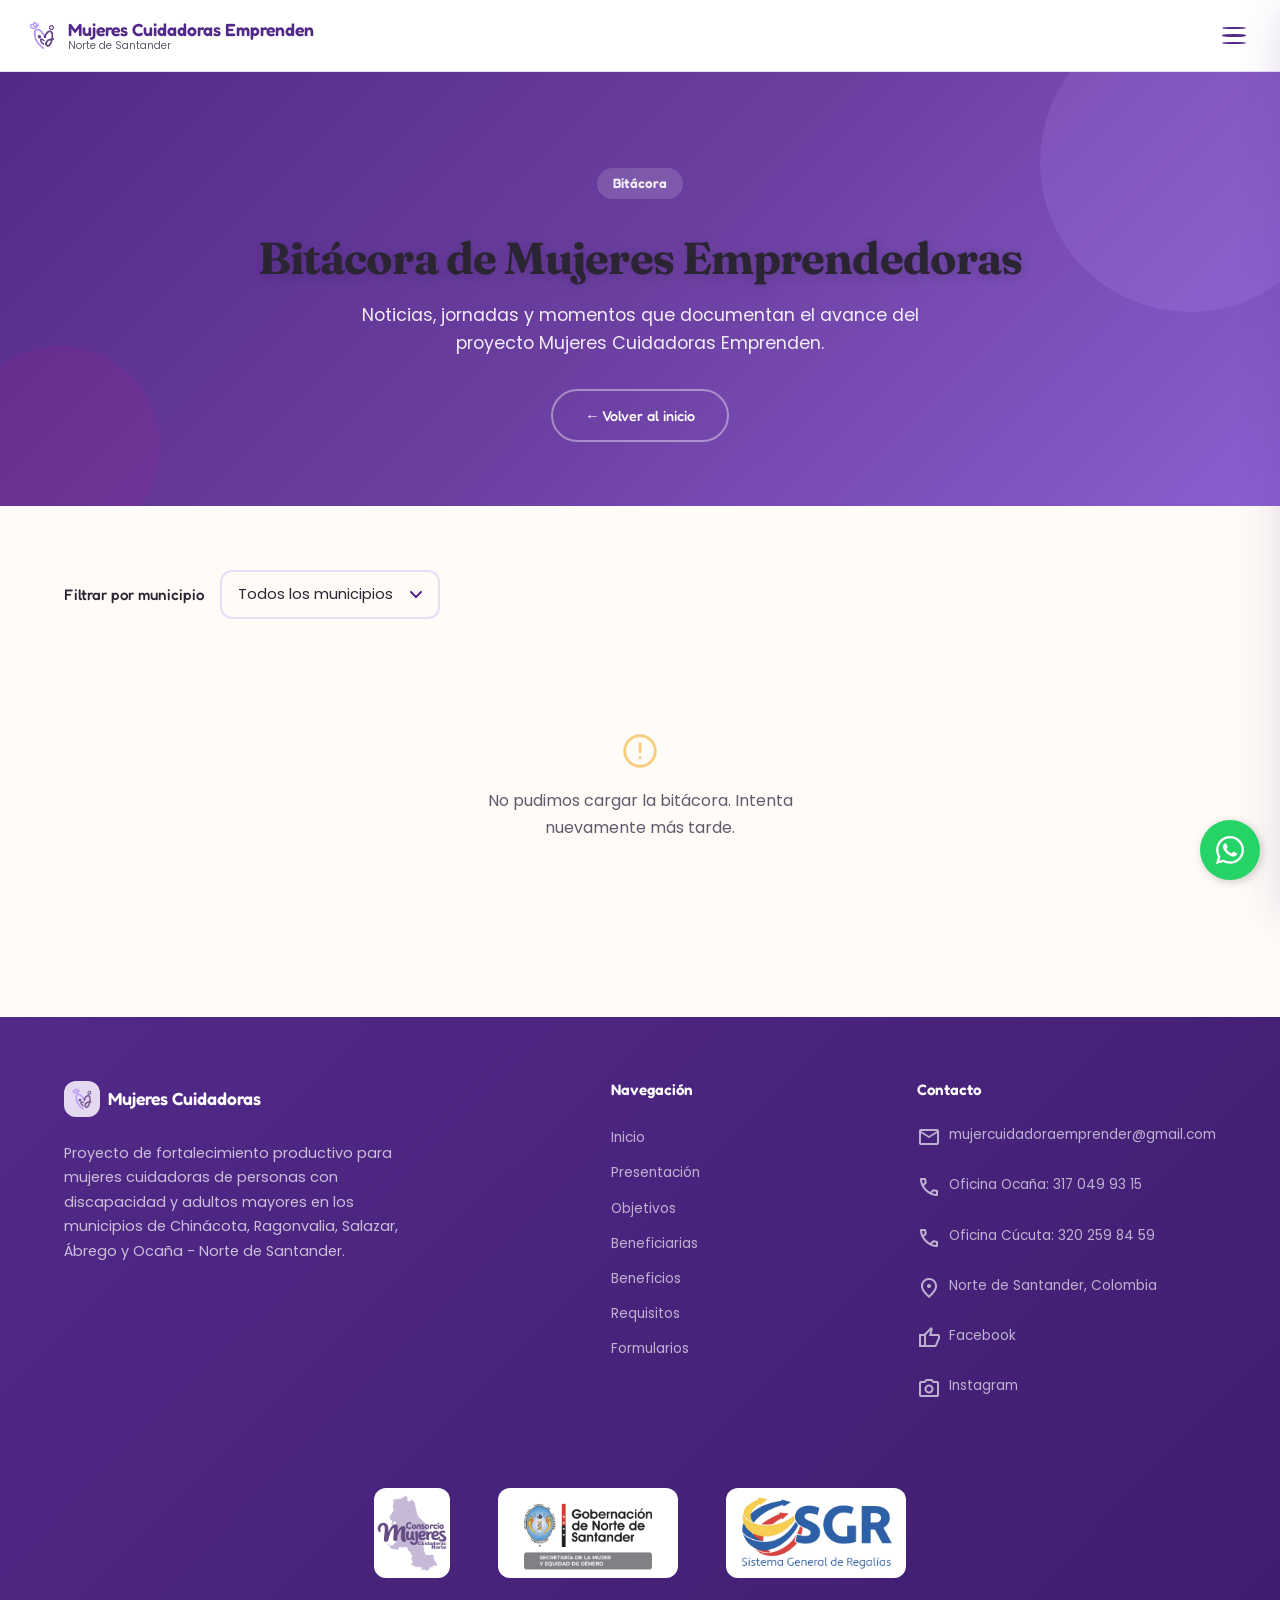
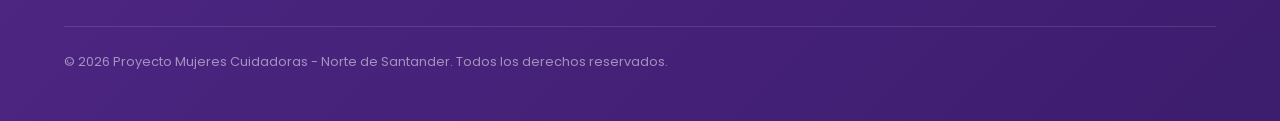
<file: bitacora.html>
<!DOCTYPE html>
<html lang="es">

<head>
    <meta charset="UTF-8">
    <meta name="viewport" content="width=device-width, initial-scale=1.0">
    <title>Bitácora de Mujeres Emprendedoras - Mujeres Cuidadoras Emprenden | Norte de Santander</title>
    <meta name="description"
        content="Bitácora del proyecto de fortalecimiento productivo para mujeres cuidadoras en Norte de Santander. Noticias, jornadas y momentos del avance del proyecto.">
    <link rel="preconnect" href="https://fonts.googleapis.com">
    <link rel="preconnect" href="https://fonts.gstatic.com" crossorigin>
    <link
        href="https://fonts.googleapis.com/css2?family=Fraunces:wght@100..900&family=Fredoka:wght@300..700&family=Poppins:wght@300;400;500;600;700&display=swap"
        rel="stylesheet">
    <link href="https://fonts.googleapis.com/css2?family=Material+Symbols+Outlined:opsz,wght,FILL,GRAD@24,400,0,0"
        rel="stylesheet" />
    <link rel="stylesheet" href="css/main.css">
</head>

<body>
    <!-- HEADER -->
    <header class="site-header" id="inicio">
        <div class="site-header__inner">
            <a href="index.html#inicio" class="site-header__logo" aria-label="Inicio">
                <img src="img/logo_sin_fondo.png" alt="Logo Mujeres Cuidadoras" class="site-header__logo-icon">
                <span class="site-header__logo-text">Mujeres Cuidadoras Emprenden<small>Norte de
                        Santander</small></span>
            </a>
            <nav class="site-nav" aria-label="Navegación principal">
                <button class="site-nav__toggle" aria-label="Abrir menú" aria-expanded="false">
                    <span class="site-nav__toggle-line"></span>
                    <span class="site-nav__toggle-line"></span>
                    <span class="site-nav__toggle-line"></span>
                </button>
                <ul class="site-nav__list" role="menubar">
                    <li role="none"><a href="index.html#inicio" class="site-nav__link" role="menuitem">Inicio</a></li>
                    <li role="none"><a href="index.html#presentacion" class="site-nav__link"
                            role="menuitem">Presentación</a></li>
                    <li role="none"><a href="index.html#objetivos" class="site-nav__link" role="menuitem">Objetivos</a>
                    </li>
                    <li role="none"><a href="index.html#beneficiarias" class="site-nav__link"
                            role="menuitem">Beneficiarias</a>
                    </li>
                    <li role="none"><a href="index.html#beneficios" class="site-nav__link"
                            role="menuitem">Beneficios</a></li>
                    <li role="none"><a href="index.html#requisitos" class="site-nav__link"
                            role="menuitem">Requisitos</a></li>
                    <li role="none"><a href="index.html#documentos" class="site-nav__link"
                            role="menuitem">Documentos</a></li>
                    <li role="none"><a href="index.html#etapas" class="site-nav__link" role="menuitem">Etapas</a></li>
                    <li role="none"><a href="index.html#formularios" class="site-nav__link"
                            role="menuitem">Formularios</a></li>
                    <li role="none"><a href="index.html#historias" class="site-nav__link" role="menuitem">Historias</a>
                    </li>
                    <li role="none"><a href="manos-que-cuidan.html" class="site-nav__link" role="menuitem">Manos que cuidan</a></li>
                    <li role="none"><a href="bitacora.html" class="site-nav__link site-nav__link--active" role="menuitem">Bitácora</a></li>
                    <li role="none"><a href="index.html#contacto" class="site-nav__link" role="menuitem">Contacto</a></li>
                </ul>
            </nav>
            <div class="site-nav__overlay" aria-hidden="true"></div>
        </div>
    </header>

    <main>
        <!-- HERO -->
        <section class="bitacora-hero" aria-label="Encabezado de Bitácora">
            <div class="container">
                <span class="section-kicker">Bitácora</span>
                <h1>Bitácora de Mujeres Emprendedoras</h1>
                <p>
                    Noticias, jornadas y momentos que documentan el avance del proyecto Mujeres Cuidadoras Emprenden.
                </p>
                <a href="index.html#inicio" class="btn btn--secondary">
                    &larr; Volver al inicio
                </a>
            </div>
        </section>

        <!-- CONTENIDO PRINCIPAL -->
        <section class="bitacora-page-section" aria-label="Noticias de la Bitácora">
            <div class="container">
                <div class="bitacora-toolbar">
                    <label for="bitacora-municipio-filter">
                        Filtrar por municipio
                    </label>

                    <select id="bitacora-municipio-filter">
                        <option value="all">Todos los municipios</option>
                    </select>
                </div>

                <div id="bitacora-grid" class="bitacora-grid">
                    <p class="bitacora-status">Cargando bitácora...</p>
                </div>
            </div>
        </section>
    </main>

    <!-- FOOTER -->
    <footer class="site-footer" id="contacto" aria-label="Contacto e información institucional">
        <div class="container">
            <div class="site-footer__inner">
                <div class="site-footer__brand">
                    <div class="site-footer__logo">
                        <img src="img/logo_sin_fondo.png" alt="Logo Mujeres Cuidadoras" class="site-footer__logo-icon">
                        Mujeres Cuidadoras
                    </div>
                    <p class="site-footer__desc">Proyecto de fortalecimiento productivo para mujeres cuidadoras de
                        personas con discapacidad y adultos mayores en los municipios de Chinácota, Ragonvalia, Salazar,
                        Ábrego y Ocaña - Norte de Santander.</p>
                </div>
                <div class="site-footer__col">
                    <h4>Navegación</h4>
                    <ul class="site-footer__nav-list">
                        <li><a href="index.html#inicio" class="site-footer__nav-link">Inicio</a></li>
                        <li><a href="index.html#presentacion" class="site-footer__nav-link">Presentación</a></li>
                        <li><a href="index.html#objetivos" class="site-footer__nav-link">Objetivos</a></li>
                        <li><a href="index.html#beneficiarias" class="site-footer__nav-link">Beneficiarias</a></li>
                        <li><a href="index.html#beneficios" class="site-footer__nav-link">Beneficios</a></li>
                        <li><a href="index.html#requisitos" class="site-footer__nav-link">Requisitos</a></li>
                        <li><a href="index.html#formularios" class="site-footer__nav-link">Formularios</a></li>
                    </ul>
                </div>
                <div class="site-footer__col">
                    <h4>Contacto</h4>
                    <div class="site-footer__contact-item">
                        <span class="site-footer__contact-icon"><span
                                class="material-symbols-outlined">mail</span></span>
                        <a href="mailto:mujercuidadoraemprender@gmail.com"
                            class="site-footer__nav-link">mujercuidadoraemprender@gmail.com</a>
                    </div>
                    <div class="site-footer__contact-item">
                        <span class="site-footer__contact-icon"><span
                                class="material-symbols-outlined">phone</span></span>
                        <span>Oficina Ocaña: 317 049 93 15</span>
                    </div>
                    <div class="site-footer__contact-item">
                        <span class="site-footer__contact-icon"><span
                                class="material-symbols-outlined">phone</span></span>
                        <span>Oficina Cúcuta: 320 259 84 59</span>
                    </div>
                    <div class="site-footer__contact-item">
                        <span class="site-footer__contact-icon"><span
                                class="material-symbols-outlined">location_on</span></span>
                        <span>Norte de Santander, Colombia</span>
                    </div>
                    <div class="site-footer__contact-item">
                        <span class="site-footer__contact-icon"><span
                                class="material-symbols-outlined">thumb_up</span></span>
                        <a href="https://www.facebook.com/profile.php?id=61567446975775" target="_blank" rel="noopener noreferrer" class="site-footer__nav-link">Facebook</a>
                    </div>
                    <div class="site-footer__contact-item">
                        <span class="site-footer__contact-icon"><span
                                class="material-symbols-outlined">photo_camera</span></span>
                        <a href="https://www.instagram.com/mujerescuidadorasemprenden?igsh=MXdveDE2bzlyajhkMQ%3D%3D&utm_source=qr" target="_blank" rel="noopener noreferrer" class="site-footer__nav-link">Instagram</a>
                    </div>
                </div>
            </div>
            <div class="site-footer__logos-bottom">
                <div class="site-footer__logos">
                    <img src="img/logos_2_png-10.png" alt="Logo institucional" class="site-footer__logo-img">
                    <img src="img/Logos_fondo_blancopng-08.png" alt="Logo aliado" class="site-footer__logo-img">
                    <img src="img/Logos_fondo_blancopng-09.png" alt="Logo aliado" class="site-footer__logo-img">
                </div>
            </div>
            <div class="site-footer__bottom">
                <p class="site-footer__copy">&copy; 2026 Proyecto Mujeres Cuidadoras - Norte de Santander. Todos los
                    derechos reservados.</p>
            </div>
        </div>
    </footer>
    <!-- BOTÓN FLOTANTE DE WHATSAPP -->
    <div class="whatsapp-container">
        <div class="whatsapp-options" id="whatsapp-options">
            <a href="https://wa.me/3202598459" target="_blank" rel="noopener noreferrer" class="wa-option">
                <span class="wa-label">Sede Cúcuta</span>
                <div class="wa-icon-small">
                    <svg xmlns="http://www.w3.org/2000/svg" viewBox="0 0 448 512">
                        <path
                            d="M380.9 97.1C339 55.1 283.2 32 223.9 32c-122.4 0-222 99.6-222 222 0 39.1 10.2 77.3 29.6 111L0 480l117.7-30.9c32.4 17.7 68.9 27 106.1 27h.1c122.3 0 224.1-99.6 224.1-222 0-59.3-25.2-115-67.1-157zm-157 341.6c-33.2 0-65.7-8.9-94-25.7l-6.7-4-69.8 18.3L72 359.2l-4.4-7c-18.5-29.4-28.2-63.3-28.2-98.2 0-101.7 82.8-184.5 184.6-184.5 49.3 0 95.6 19.2 130.4 54.1 34.8 34.9 56.2 81.2 56.1 130.5 0 101.8-84.9 184.6-186.6 184.6zm101.2-138.2c-5.5-2.8-32.8-16.2-37.9-18-5.1-1.9-8.8-2.8-12.5 2.8-3.7 5.6-14.3 18-17.6 21.8-3.2 3.7-6.5 4.2-12 1.4-32.6-16.3-54-29.1-75.5-66-5.7-9.8 5.7-9.1 16.3-30.3 1.8-3.7 .9-6.9-.5-9.7-1.4-2.8-12.5-30.1-17.1-41.2-4.5-10.8-9.1-9.3-12.5-9.5-3.2-.2-6.9-.2-10.6-.2-3.7 0-9.7 1.4-14.8 6.9-5.1 5.6-19.4 19-19.4 46.3 0 27.3 19.9 53.7 22.6 57.4 2.8 3.7 39.1 59.7 94.8 83.8 35.2 15.2 49 16.5 66.6 13.9 10.7-1.6 32.8-13.4 37.4-26.4 4.6-13 4.6-24.1 3.2-26.4-1.3-2.5-5-3.9-10.5-6.6z" />
                    </svg>
                </div>
            </a>

            <a href="https://wa.me/3170499315" target="_blank" rel="noopener noreferrer" class="wa-option">
                <span class="wa-label">Sede Ocaña</span>
                <div class="wa-icon-small">
                    <svg xmlns="http://www.w3.org/2000/svg" viewBox="0 0 448 512">
                        <path
                            d="M380.9 97.1C339 55.1 283.2 32 223.9 32c-122.4 0-222 99.6-222 222 0 39.1 10.2 77.3 29.6 111L0 480l117.7-30.9c32.4 17.7 68.9 27 106.1 27h.1c122.3 0 224.1-99.6 224.1-222 0-59.3-25.2-115-67.1-157zm-157 341.6c-33.2 0-65.7-8.9-94-25.7l-6.7-4-69.8 18.3L72 359.2l-4.4-7c-18.5-29.4-28.2-63.3-28.2-98.2 0-101.7 82.8-184.5 184.6-184.5 49.3 0 95.6 19.2 130.4 54.1 34.8 34.9 56.2 81.2 56.1 130.5 0 101.8-84.9 184.6-186.6 184.6zm101.2-138.2c-5.5-2.8-32.8-16.2-37.9-18-5.1-1.9-8.8-2.8-12.5 2.8-3.7 5.6-14.3 18-17.6 21.8-3.2 3.7-6.5 4.2-12 1.4-32.6-16.3-54-29.1-75.5-66-5.7-9.8 5.7-9.1 16.3-30.3 1.8-3.7 .9-6.9-.5-9.7-1.4-2.8-12.5-30.1-17.1-41.2-4.5-10.8-9.1-9.3-12.5-9.5-3.2-.2-6.9-.2-10.6-.2-3.7 0-9.7 1.4-14.8 6.9-5.1 5.6-19.4 19-19.4 46.3 0 27.3 19.9 53.7 22.6 57.4 2.8 3.7 39.1 59.7 94.8 83.8 35.2 15.2 49 16.5 66.6 13.9 10.7-1.6 32.8-13.4 37.4-26.4 4.6-13 4.6-24.1 3.2-26.4-1.3-2.5-5-3.9-10.5-6.6z" />
                    </svg>
                </div>
            </a>
        </div>

        <button id="whatsapp-toggle" class="whatsapp-btn" aria-label="Abrir opciones de WhatsApp">
            <svg id="wa-main-icon" xmlns="http://www.w3.org/2000/svg" viewBox="0 0 448 512">
                <path
                    d="M380.9 97.1C339 55.1 283.2 32 223.9 32c-122.4 0-222 99.6-222 222 0 39.1 10.2 77.3 29.6 111L0 480l117.7-30.9c32.4 17.7 68.9 27 106.1 27h.1c122.3 0 224.1-99.6 224.1-222 0-59.3-25.2-115-67.1-157zm-157 341.6c-33.2 0-65.7-8.9-94-25.7l-6.7-4-69.8 18.3L72 359.2l-4.4-7c-18.5-29.4-28.2-63.3-28.2-98.2 0-101.7 82.8-184.5 184.6-184.5 49.3 0 95.6 19.2 130.4 54.1 34.8 34.9 56.2 81.2 56.1 130.5 0 101.8-84.9 184.6-186.6 184.6zm101.2-138.2c-5.5-2.8-32.8-16.2-37.9-18-5.1-1.9-8.8-2.8-12.5 2.8-3.7 5.6-14.3 18-17.6 21.8-3.2 3.7-6.5 4.2-12 1.4-32.6-16.3-54-29.1-75.5-66-5.7-9.8 5.7-9.1 16.3-30.3 1.8-3.7 .9-6.9-.5-9.7-1.4-2.8-12.5-30.1-17.1-41.2-4.5-10.8-9.1-9.3-12.5-9.5-3.2-.2-6.9-.2-10.6-.2-3.7 0-9.7 1.4-14.8 6.9-5.1 5.6-19.4 19-19.4 46.3 0 27.3 19.9 53.7 22.6 57.4 2.8 3.7 39.1 59.7 94.8 83.8 35.2 15.2 49 16.5 66.6 13.9 10.7-1.6 32.8-13.4 37.4-26.4 4.6-13 4.6-24.1 3.2-26.4-1.3-2.5-5-3.9-10.5-6.6z" />
            </svg>
            <span class="material-symbols-outlined" id="wa-close-icon" style="display: none;">close</span>
        </button>
    </div>

    <script type="module" src="js/main.js"></script>
</body>

</html>
</file>
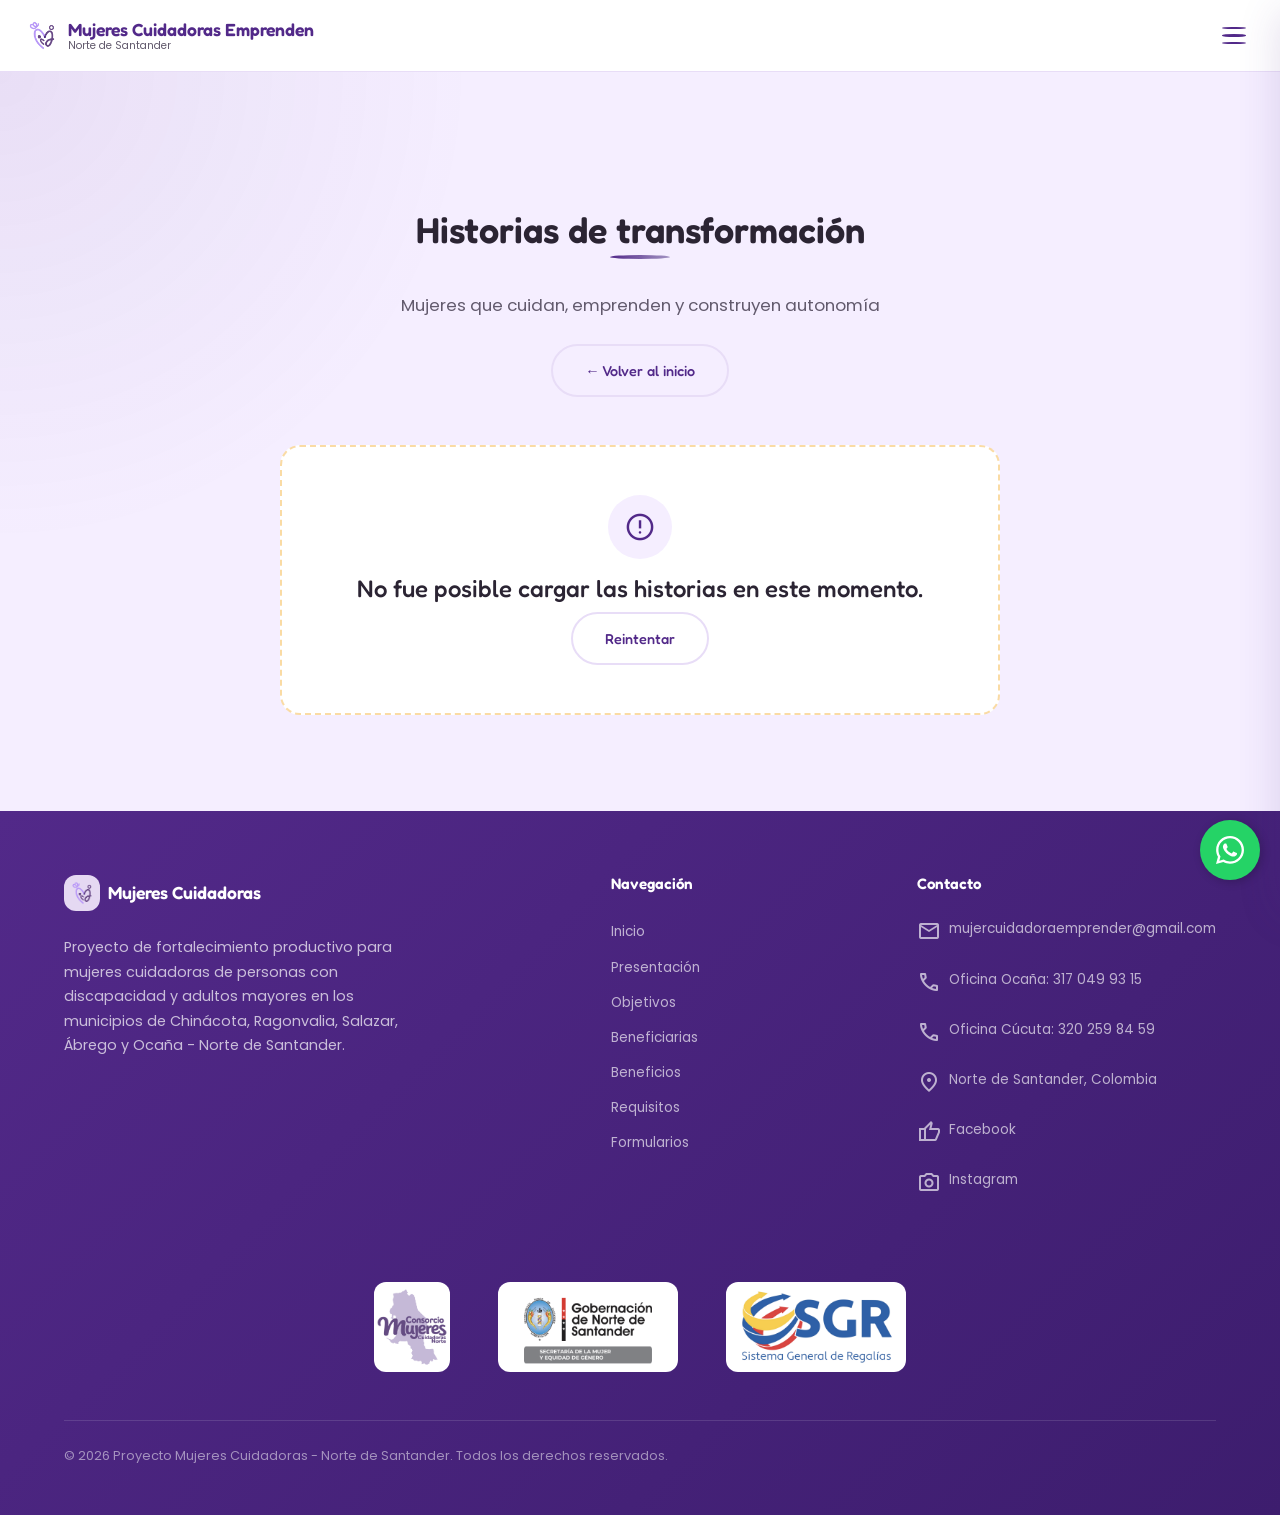
<file: historias.html>
<!DOCTYPE html>
<html lang="es">

<head>
    <meta charset="UTF-8">
    <meta name="viewport" content="width=device-width, initial-scale=1.0">
    <title>Historias de transformación - Mujeres Cuidadoras Emprenden | Norte de Santander</title>
    <meta name="description"
        content="Historias de transformación de mujeres cuidadoras de personas con discapacidad y adultos mayores en Norte de Santander.">
    <link rel="preconnect" href="https://fonts.googleapis.com">
    <link rel="preconnect" href="https://fonts.gstatic.com" crossorigin>
    <link
        href="https://fonts.googleapis.com/css2?family=Fraunces:wght@100..900&family=Fredoka:wght@300..700&family=Poppins:wght@300;400;500;600;700&display=swap"
        rel="stylesheet">
    <link href="https://fonts.googleapis.com/css2?family=Material+Symbols+Outlined:opsz,wght,FILL,GRAD@24,400,0,0"
        rel="stylesheet" />
    <link rel="stylesheet" href="css/main.css">
</head>

<body>
    <!-- HEADER -->
    <header class="site-header" id="inicio">
        <div class="site-header__inner">
            <a href="index.html#inicio" class="site-header__logo" aria-label="Inicio">
                <img src="img/logo_sin_fondo.png" alt="Logo Mujeres Cuidadoras" class="site-header__logo-icon">
                <span class="site-header__logo-text">Mujeres Cuidadoras Emprenden<small>Norte de
                        Santander</small></span>
            </a>
            <nav class="site-nav" aria-label="Navegación principal">
                <button class="site-nav__toggle" aria-label="Abrir menú" aria-expanded="false">
                    <span class="site-nav__toggle-line"></span>
                    <span class="site-nav__toggle-line"></span>
                    <span class="site-nav__toggle-line"></span>
                </button>
                <ul class="site-nav__list" role="menubar">
                    <li role="none"><a href="index.html#inicio" class="site-nav__link" role="menuitem">Inicio</a></li>
                    <li role="none"><a href="index.html#presentacion" class="site-nav__link"
                            role="menuitem">Presentación</a></li>
                    <li role="none"><a href="index.html#objetivos" class="site-nav__link" role="menuitem">Objetivos</a>
                    </li>
                    <li role="none"><a href="index.html#beneficiarias" class="site-nav__link"
                            role="menuitem">Beneficiarias</a>
                    </li>
                    <li role="none"><a href="index.html#beneficios" class="site-nav__link"
                            role="menuitem">Beneficios</a></li>
                    <li role="none"><a href="index.html#requisitos" class="site-nav__link"
                            role="menuitem">Requisitos</a></li>
                    <li role="none"><a href="index.html#documentos" class="site-nav__link"
                            role="menuitem">Documentos</a></li>
                    <li role="none"><a href="index.html#etapas" class="site-nav__link" role="menuitem">Etapas</a></li>
                    <li role="none"><a href="index.html#formularios" class="site-nav__link"
                            role="menuitem">Formularios</a></li>
                    <li role="none"><a href="historias.html" class="site-nav__link site-nav__link--active"
                            role="menuitem">Historias</a></li>
                    <li role="none"><a href="manos-que-cuidan.html" class="site-nav__link" role="menuitem">Manos que
                            cuidan</a></li>
                    <li role="none"><a href="bitacora.html" class="site-nav__link" role="menuitem">Bitácora</a></li>
                    <li role="none"><a href="index.html#contacto" class="site-nav__link" role="menuitem">Contacto</a></li>
                </ul>
            </nav>
            <div class="site-nav__overlay" aria-hidden="true"></div>
        </div>
    </header>

    <main>
        <section class="section placeholder-section placeholder-section--alt historias-page" id="historias"
            aria-label="Historias de transformación">
            <div class="container">
                <div class="section__header">
                    <h2 class="section__title">Historias de transformación</h2>
                    <p class="section__subtitle">Mujeres que cuidan, emprenden y construyen autonomía</p>
                    <div class="historias-page__actions">
                        <a href="index.html#historias" class="btn btn--secondary">
                            &larr; Volver al inicio
                        </a>
                    </div>
                </div>

                <div class="placeholder-section__container" id="historias-container" data-historias-mode="full"
                    data-historias-limit="all" data-historias-show-cta="false">
                    <div class="historias-state">
                        <div class="historias-state__icon">
                            <span class="material-symbols-outlined" aria-hidden="true">hourglass_empty</span>
                        </div>
                        <p>Cargando historias...</p>
                    </div>
                </div>
            </div>
        </section>
    </main>

    <!-- FOOTER -->
    <footer class="site-footer" id="contacto" aria-label="Contacto e información institucional">
        <div class="container">
            <div class="site-footer__inner">
                <div class="site-footer__brand">
                    <div class="site-footer__logo">
                        <img src="img/logo_sin_fondo.png" alt="Logo Mujeres Cuidadoras" class="site-footer__logo-icon">
                        Mujeres Cuidadoras
                    </div>
                    <p class="site-footer__desc">Proyecto de fortalecimiento productivo para mujeres cuidadoras de
                        personas con discapacidad y adultos mayores en los municipios de Chinácota, Ragonvalia, Salazar,
                        Ábrego y Ocaña - Norte de Santander.</p>
                </div>
                <div class="site-footer__col">
                    <h4>Navegación</h4>
                    <ul class="site-footer__nav-list">
                        <li><a href="index.html#inicio" class="site-footer__nav-link">Inicio</a></li>
                        <li><a href="index.html#presentacion" class="site-footer__nav-link">Presentación</a></li>
                        <li><a href="index.html#objetivos" class="site-footer__nav-link">Objetivos</a></li>
                        <li><a href="index.html#beneficiarias" class="site-footer__nav-link">Beneficiarias</a></li>
                        <li><a href="index.html#beneficios" class="site-footer__nav-link">Beneficios</a></li>
                        <li><a href="index.html#requisitos" class="site-footer__nav-link">Requisitos</a></li>
                        <li><a href="index.html#formularios" class="site-footer__nav-link">Formularios</a></li>
                    </ul>
                </div>
                <div class="site-footer__col">
                    <h4>Contacto</h4>
                    <div class="site-footer__contact-item">
                        <span class="site-footer__contact-icon"><span
                                class="material-symbols-outlined">mail</span></span>
                        <a href="mailto:mujercuidadoraemprender@gmail.com"
                            class="site-footer__nav-link">mujercuidadoraemprender@gmail.com</a>
                    </div>
                    <div class="site-footer__contact-item">
                        <span class="site-footer__contact-icon"><span
                                class="material-symbols-outlined">phone</span></span>
                        <span>Oficina Ocaña: 317 049 93 15</span>
                    </div>
                    <div class="site-footer__contact-item">
                        <span class="site-footer__contact-icon"><span
                                class="material-symbols-outlined">phone</span></span>
                        <span>Oficina Cúcuta: 320 259 84 59</span>
                    </div>
                    <div class="site-footer__contact-item">
                        <span class="site-footer__contact-icon"><span
                                class="material-symbols-outlined">location_on</span></span>
                        <span>Norte de Santander, Colombia</span>
                    </div>
                    <div class="site-footer__contact-item">
                        <span class="site-footer__contact-icon"><span
                                class="material-symbols-outlined">thumb_up</span></span>
                        <a href="https://www.facebook.com/profile.php?id=61567446975775" target="_blank" rel="noopener noreferrer" class="site-footer__nav-link">Facebook</a>
                    </div>
                    <div class="site-footer__contact-item">
                        <span class="site-footer__contact-icon"><span
                                class="material-symbols-outlined">photo_camera</span></span>
                        <a href="https://www.instagram.com/mujerescuidadorasemprenden?igsh=MXdveDE2bzlyajhkMQ%3D%3D&utm_source=qr" target="_blank" rel="noopener noreferrer" class="site-footer__nav-link">Instagram</a>
                    </div>
                </div>
            </div>
            <div class="site-footer__logos-bottom">
                <div class="site-footer__logos">
                    <img src="img/logos_2_png-10.png" alt="Logo institucional" class="site-footer__logo-img">
                    <img src="img/Logos_fondo_blancopng-08.png" alt="Logo aliado" class="site-footer__logo-img">
                    <img src="img/Logos_fondo_blancopng-09.png" alt="Logo aliado" class="site-footer__logo-img">
                </div>
            </div>
            <div class="site-footer__bottom">
                <p class="site-footer__copy">&copy; 2026 Proyecto Mujeres Cuidadoras - Norte de Santander. Todos los
                    derechos reservados.</p>
            </div>
        </div>
    </footer>
    <!-- BOTÓN FLOTANTE DE WHATSAPP -->
    <div class="whatsapp-container">
        <div class="whatsapp-options" id="whatsapp-options">
            <a href="https://wa.me/3202598459" target="_blank" rel="noopener noreferrer" class="wa-option">
                <span class="wa-label">Sede Cúcuta</span>
                <div class="wa-icon-small">
                    <svg xmlns="http://www.w3.org/2000/svg" viewBox="0 0 448 512">
                        <path
                            d="M380.9 97.1C339 55.1 283.2 32 223.9 32c-122.4 0-222 99.6-222 222 0 39.1 10.2 77.3 29.6 111L0 480l117.7-30.9c32.4 17.7 68.9 27 106.1 27h.1c122.3 0 224.1-99.6 224.1-222 0-59.3-25.2-115-67.1-157zm-157 341.6c-33.2 0-65.7-8.9-94-25.7l-6.7-4-69.8 18.3L72 359.2l-4.4-7c-18.5-29.4-28.2-63.3-28.2-98.2 0-101.7 82.8-184.5 184.6-184.5 49.3 0 95.6 19.2 130.4 54.1 34.8 34.9 56.2 81.2 56.1 130.5 0 101.8-84.9 184.6-186.6 184.6zm101.2-138.2c-5.5-2.8-32.8-16.2-37.9-18-5.1-1.9-8.8-2.8-12.5 2.8-3.7 5.6-14.3 18-17.6 21.8-3.2 3.7-6.5 4.2-12 1.4-32.6-16.3-54-29.1-75.5-66-5.7-9.8 5.7-9.1 16.3-30.3 1.8-3.7 .9-6.9-.5-9.7-1.4-2.8-12.5-30.1-17.1-41.2-4.5-10.8-9.1-9.3-12.5-9.5-3.2-.2-6.9-.2-10.6-.2-3.7 0-9.7 1.4-14.8 6.9-5.1 5.6-19.4 19-19.4 46.3 0 27.3 19.9 53.7 22.6 57.4 2.8 3.7 39.1 59.7 94.8 83.8 35.2 15.2 49 16.5 66.6 13.9 10.7-1.6 32.8-13.4 37.4-26.4 4.6-13 4.6-24.1 3.2-26.4-1.3-2.5-5-3.9-10.5-6.6z" />
                    </svg>
                </div>
            </a>

            <a href="https://wa.me/3170499315" target="_blank" rel="noopener noreferrer" class="wa-option">
                <span class="wa-label">Sede Ocaña</span>
                <div class="wa-icon-small">
                    <svg xmlns="http://www.w3.org/2000/svg" viewBox="0 0 448 512">
                        <path
                            d="M380.9 97.1C339 55.1 283.2 32 223.9 32c-122.4 0-222 99.6-222 222 0 39.1 10.2 77.3 29.6 111L0 480l117.7-30.9c32.4 17.7 68.9 27 106.1 27h.1c122.3 0 224.1-99.6 224.1-222 0-59.3-25.2-115-67.1-157zm-157 341.6c-33.2 0-65.7-8.9-94-25.7l-6.7-4-69.8 18.3L72 359.2l-4.4-7c-18.5-29.4-28.2-63.3-28.2-98.2 0-101.7 82.8-184.5 184.6-184.5 49.3 0 95.6 19.2 130.4 54.1 34.8 34.9 56.2 81.2 56.1 130.5 0 101.8-84.9 184.6-186.6 184.6zm101.2-138.2c-5.5-2.8-32.8-16.2-37.9-18-5.1-1.9-8.8-2.8-12.5 2.8-3.7 5.6-14.3 18-17.6 21.8-3.2 3.7-6.5 4.2-12 1.4-32.6-16.3-54-29.1-75.5-66-5.7-9.8 5.7-9.1 16.3-30.3 1.8-3.7 .9-6.9-.5-9.7-1.4-2.8-12.5-30.1-17.1-41.2-4.5-10.8-9.1-9.3-12.5-9.5-3.2-.2-6.9-.2-10.6-.2-3.7 0-9.7 1.4-14.8 6.9-5.1 5.6-19.4 19-19.4 46.3 0 27.3 19.9 53.7 22.6 57.4 2.8 3.7 39.1 59.7 94.8 83.8 35.2 15.2 49 16.5 66.6 13.9 10.7-1.6 32.8-13.4 37.4-26.4 4.6-13 4.6-24.1 3.2-26.4-1.3-2.5-5-3.9-10.5-6.6z" />
                    </svg>
                </div>
            </a>
        </div>

        <button id="whatsapp-toggle" class="whatsapp-btn" aria-label="Abrir opciones de WhatsApp">
            <svg id="wa-main-icon" xmlns="http://www.w3.org/2000/svg" viewBox="0 0 448 512">
                <path
                    d="M380.9 97.1C339 55.1 283.2 32 223.9 32c-122.4 0-222 99.6-222 222 0 39.1 10.2 77.3 29.6 111L0 480l117.7-30.9c32.4 17.7 68.9 27 106.1 27h.1c122.3 0 224.1-99.6 224.1-222 0-59.3-25.2-115-67.1-157zm-157 341.6c-33.2 0-65.7-8.9-94-25.7l-6.7-4-69.8 18.3L72 359.2l-4.4-7c-18.5-29.4-28.2-63.3-28.2-98.2 0-101.7 82.8-184.5 184.6-184.5 49.3 0 95.6 19.2 130.4 54.1 34.8 34.9 56.2 81.2 56.1 130.5 0 101.8-84.9 184.6-186.6 184.6zm101.2-138.2c-5.5-2.8-32.8-16.2-37.9-18-5.1-1.9-8.8-2.8-12.5 2.8-3.7 5.6-14.3 18-17.6 21.8-3.2 3.7-6.5 4.2-12 1.4-32.6-16.3-54-29.1-75.5-66-5.7-9.8 5.7-9.1 16.3-30.3 1.8-3.7 .9-6.9-.5-9.7-1.4-2.8-12.5-30.1-17.1-41.2-4.5-10.8-9.1-9.3-12.5-9.5-3.2-.2-6.9-.2-10.6-.2-3.7 0-9.7 1.4-14.8 6.9-5.1 5.6-19.4 19-19.4 46.3 0 27.3 19.9 53.7 22.6 57.4 2.8 3.7 39.1 59.7 94.8 83.8 35.2 15.2 49 16.5 66.6 13.9 10.7-1.6 32.8-13.4 37.4-26.4 4.6-13 4.6-24.1 3.2-26.4-1.3-2.5-5-3.9-10.5-6.6z" />
            </svg>
            <span class="material-symbols-outlined" id="wa-close-icon" style="display: none;">close</span>
        </button>
    </div>

    <script type="module" src="js/main.js"></script>
</body>

</html>
</file>
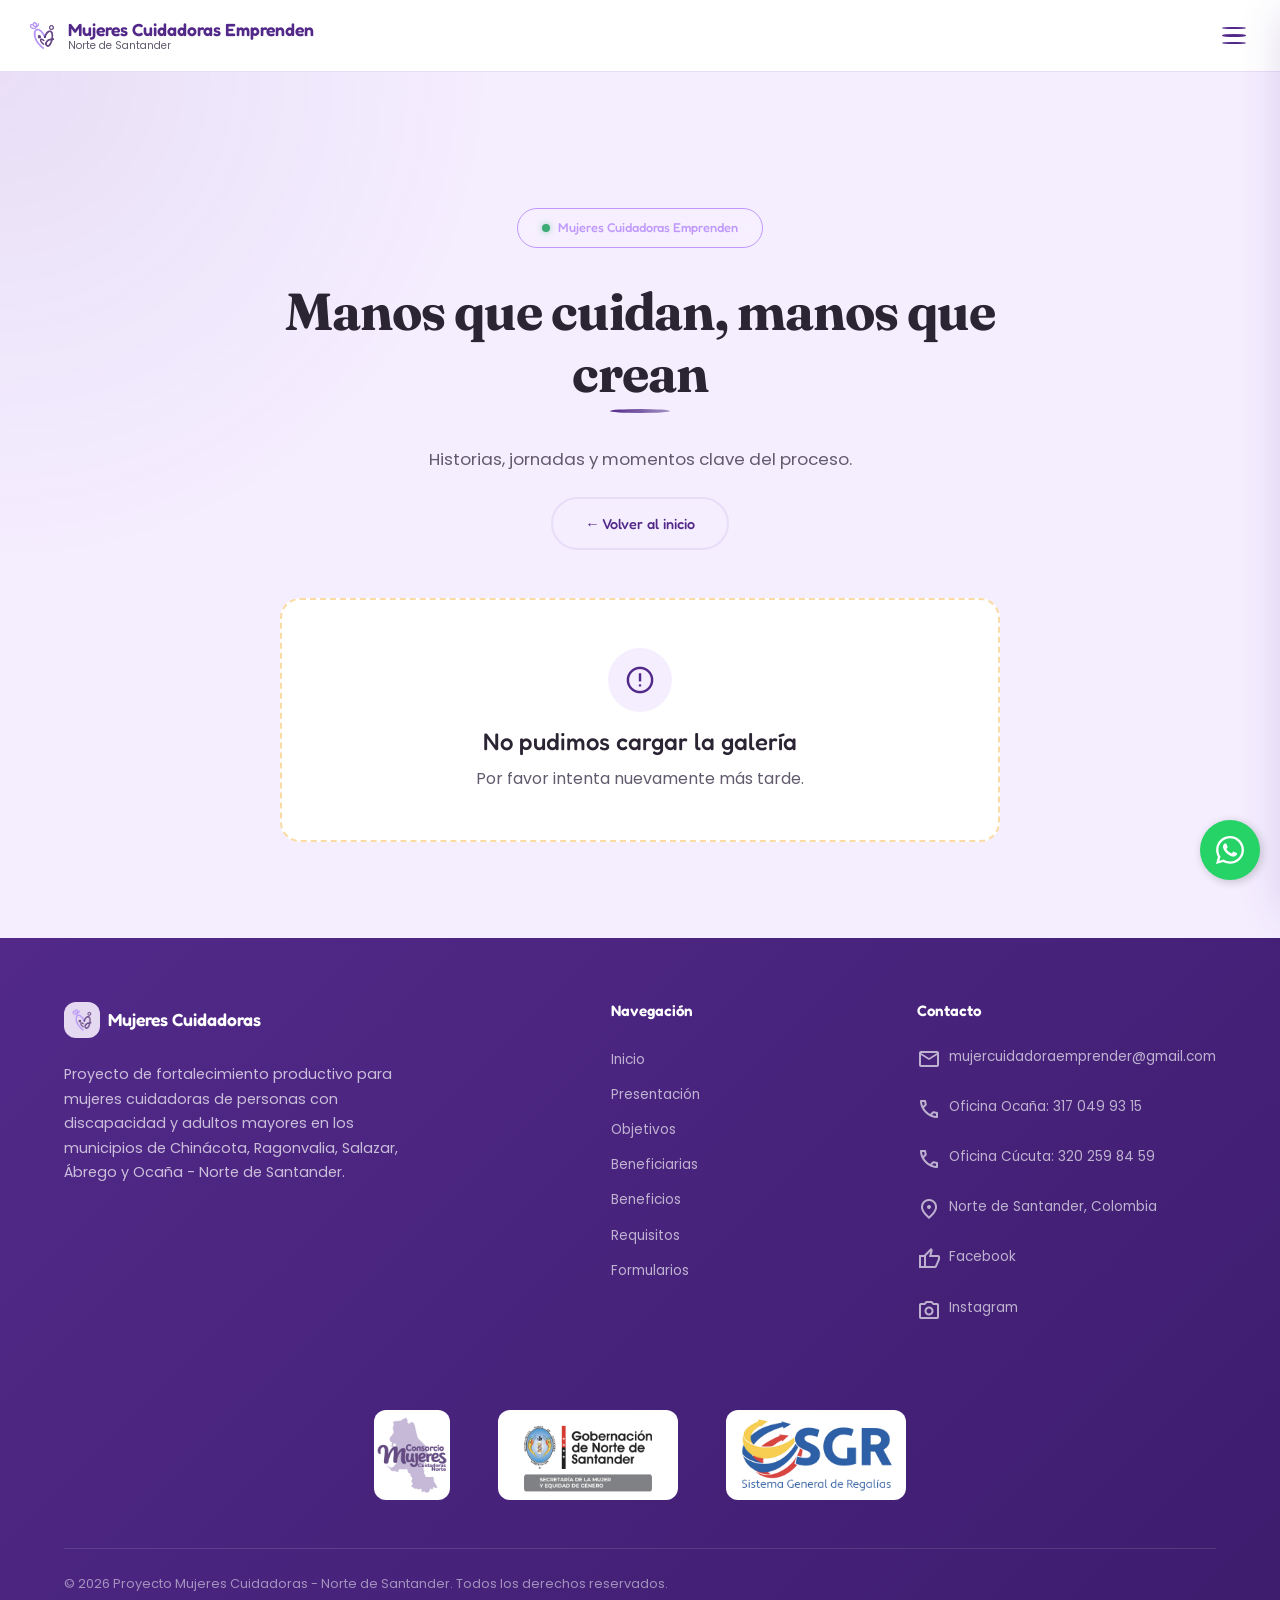
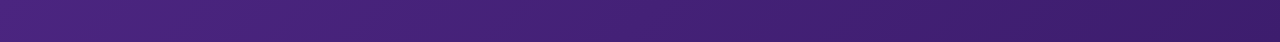
<file: manos-que-cuidan.html>
<!DOCTYPE html>
<html lang="es">

<head>
    <meta charset="UTF-8">
    <meta name="viewport" content="width=device-width, initial-scale=1.0">
    <title>Manos que cuidan, manos que crean - Mujeres Cuidadoras Emprenden | Norte de Santander</title>
    <meta name="description"
        content="Galería audiovisual del proyecto de fortalecimiento productivo para mujeres cuidadoras en Norte de Santander. Videos, jornadas y momentos clave.">
    <link rel="preconnect" href="https://fonts.googleapis.com">
    <link rel="preconnect" href="https://fonts.gstatic.com" crossorigin>
    <link
        href="https://fonts.googleapis.com/css2?family=Fraunces:wght@100..900&family=Fredoka:wght@300..700&family=Poppins:wght@300;400;500;600;700&display=swap"
        rel="stylesheet">
    <link href="https://fonts.googleapis.com/css2?family=Material+Symbols+Outlined:opsz,wght,FILL,GRAD@24,400,0,0"
        rel="stylesheet" />
    <link rel="stylesheet" href="css/main.css">
</head>

<body>
    <!-- HEADER -->
    <header class="site-header" id="inicio">
        <div class="site-header__inner">
            <a href="index.html#inicio" class="site-header__logo" aria-label="Inicio">
                <img src="img/logo_sin_fondo.png" alt="Logo Mujeres Cuidadoras" class="site-header__logo-icon">
                <span class="site-header__logo-text">Mujeres Cuidadoras Emprenden<small>Norte de
                        Santander</small></span>
            </a>
            <nav class="site-nav" aria-label="Navegación principal">
                <button class="site-nav__toggle" aria-label="Abrir menú" aria-expanded="false">
                    <span class="site-nav__toggle-line"></span>
                    <span class="site-nav__toggle-line"></span>
                    <span class="site-nav__toggle-line"></span>
                </button>
                <ul class="site-nav__list" role="menubar">
                    <li role="none"><a href="index.html#inicio" class="site-nav__link" role="menuitem">Inicio</a></li>
                    <li role="none"><a href="index.html#presentacion" class="site-nav__link"
                            role="menuitem">Presentación</a></li>
                    <li role="none"><a href="index.html#objetivos" class="site-nav__link" role="menuitem">Objetivos</a>
                    </li>
                    <li role="none"><a href="index.html#beneficiarias" class="site-nav__link"
                            role="menuitem">Beneficiarias</a>
                    </li>
                    <li role="none"><a href="index.html#beneficios" class="site-nav__link"
                            role="menuitem">Beneficios</a></li>
                    <li role="none"><a href="index.html#requisitos" class="site-nav__link"
                            role="menuitem">Requisitos</a></li>
                    <li role="none"><a href="index.html#documentos" class="site-nav__link"
                            role="menuitem">Documentos</a></li>
                    <li role="none"><a href="index.html#etapas" class="site-nav__link" role="menuitem">Etapas</a></li>
                    <li role="none"><a href="index.html#formularios" class="site-nav__link"
                            role="menuitem">Formularios</a></li>
                    <li role="none"><a href="index.html#historias" class="site-nav__link" role="menuitem">Historias</a>
                    </li>
                    <li role="none"><a href="manos-que-cuidan.html" class="site-nav__link site-nav__link--active" role="menuitem">Manos que cuidan</a></li>
                    <li role="none"><a href="bitacora.html" class="site-nav__link" role="menuitem">Bitácora</a></li>
                    <li role="none"><a href="index.html#contacto" class="site-nav__link" role="menuitem">Contacto</a></li>
                </ul>
            </nav>
            <div class="site-nav__overlay" aria-hidden="true"></div>
        </div>
    </header>

    <main>
        <section class="section placeholder-section bitacora-page" id="manos-que-cuidan" aria-label="Manos que cuidan, manos que crean">
            <div class="container">
                <div class="section__header">
                    <span class="hero__badge-2">
                        <span class="hero__badge-dot"></span>
                        Mujeres Cuidadoras Emprenden
                    </span>
                    <h1 class="section__title">Manos que cuidan, manos que crean</h1>
                    <p class="section__subtitle">
                        Historias, jornadas y momentos clave del proceso.
                    </p>
                    <div class="bitacora-page__actions">
                        <a href="index.html#manos-que-cuidan" class="btn btn--secondary">
                            &larr; Volver al inicio
                        </a>
                    </div>
                </div>

                <div class="placeholder-section__container" id="bitacora-proyecto-placeholder" data-media-mode="full"
                    data-media-limit="all" data-media-show-cta="false">
                    <div class="placeholder-section__notice">
                        <span class="placeholder-section__notice-icon">
                            <span class="material-symbols-outlined">assignment</span>
                        </span>
                        <p class="placeholder-section__notice-text">
                            Cargando la galería completa del proyecto.
                        </p>
                    </div>
                </div>
            </div>
        </section>
    </main>

    <!-- FOOTER -->
    <footer class="site-footer" id="contacto" aria-label="Contacto e información institucional">
        <div class="container">
            <div class="site-footer__inner">
                <div class="site-footer__brand">
                    <div class="site-footer__logo">
                        <img src="img/logo_sin_fondo.png" alt="Logo Mujeres Cuidadoras" class="site-footer__logo-icon">
                        Mujeres Cuidadoras
                    </div>
                    <p class="site-footer__desc">Proyecto de fortalecimiento productivo para mujeres cuidadoras de
                        personas con discapacidad y adultos mayores en los municipios de Chinácota, Ragonvalia, Salazar,
                        Ábrego y Ocaña - Norte de Santander.</p>
                </div>
                <div class="site-footer__col">
                    <h4>Navegación</h4>
                    <ul class="site-footer__nav-list">
                        <li><a href="index.html#inicio" class="site-footer__nav-link">Inicio</a></li>
                        <li><a href="index.html#presentacion" class="site-footer__nav-link">Presentación</a></li>
                        <li><a href="index.html#objetivos" class="site-footer__nav-link">Objetivos</a></li>
                        <li><a href="index.html#beneficiarias" class="site-footer__nav-link">Beneficiarias</a></li>
                        <li><a href="index.html#beneficios" class="site-footer__nav-link">Beneficios</a></li>
                        <li><a href="index.html#requisitos" class="site-footer__nav-link">Requisitos</a></li>
                        <li><a href="index.html#formularios" class="site-footer__nav-link">Formularios</a></li>
                    </ul>
                </div>
                <div class="site-footer__col">
                    <h4>Contacto</h4>
                    <div class="site-footer__contact-item">
                        <span class="site-footer__contact-icon"><span
                                class="material-symbols-outlined">mail</span></span>
                        <a href="mailto:mujercuidadoraemprender@gmail.com"
                            class="site-footer__nav-link">mujercuidadoraemprender@gmail.com</a>
                    </div>
                    <div class="site-footer__contact-item">
                        <span class="site-footer__contact-icon"><span
                                class="material-symbols-outlined">phone</span></span>
                        <span>Oficina Ocaña: 317 049 93 15</span>
                    </div>
                    <div class="site-footer__contact-item">
                        <span class="site-footer__contact-icon"><span
                                class="material-symbols-outlined">phone</span></span>
                        <span>Oficina Cúcuta: 320 259 84 59</span>
                    </div>
                    <div class="site-footer__contact-item">
                        <span class="site-footer__contact-icon"><span
                                class="material-symbols-outlined">location_on</span></span>
                        <span>Norte de Santander, Colombia</span>
                    </div>
                    <div class="site-footer__contact-item">
                        <span class="site-footer__contact-icon"><span
                                class="material-symbols-outlined">thumb_up</span></span>
                        <a href="https://www.facebook.com/profile.php?id=61567446975775" target="_blank" rel="noopener noreferrer" class="site-footer__nav-link">Facebook</a>
                    </div>
                    <div class="site-footer__contact-item">
                        <span class="site-footer__contact-icon"><span
                                class="material-symbols-outlined">photo_camera</span></span>
                        <a href="https://www.instagram.com/mujerescuidadorasemprenden?igsh=MXdveDE2bzlyajhkMQ%3D%3D&utm_source=qr" target="_blank" rel="noopener noreferrer" class="site-footer__nav-link">Instagram</a>
                    </div>
                </div>
            </div>
            <div class="site-footer__logos-bottom">
                <div class="site-footer__logos">
                    <img src="img/logos_2_png-10.png" alt="Logo institucional" class="site-footer__logo-img">
                    <img src="img/Logos_fondo_blancopng-08.png" alt="Logo aliado" class="site-footer__logo-img">
                    <img src="img/Logos_fondo_blancopng-09.png" alt="Logo aliado" class="site-footer__logo-img">
                </div>
            </div>
            <div class="site-footer__bottom">
                <p class="site-footer__copy">&copy; 2026 Proyecto Mujeres Cuidadoras - Norte de Santander. Todos los
                    derechos reservados.</p>
            </div>
        </div>
    </footer>
    <!-- BOTÓN FLOTANTE DE WHATSAPP -->
    <div class="whatsapp-container">
        <div class="whatsapp-options" id="whatsapp-options">
            <a href="https://wa.me/3202598459" target="_blank" rel="noopener noreferrer" class="wa-option">
                <span class="wa-label">Sede Cúcuta</span>
                <div class="wa-icon-small">
                    <svg xmlns="http://www.w3.org/2000/svg" viewBox="0 0 448 512">
                        <path
                            d="M380.9 97.1C339 55.1 283.2 32 223.9 32c-122.4 0-222 99.6-222 222 0 39.1 10.2 77.3 29.6 111L0 480l117.7-30.9c32.4 17.7 68.9 27 106.1 27h.1c122.3 0 224.1-99.6 224.1-222 0-59.3-25.2-115-67.1-157zm-157 341.6c-33.2 0-65.7-8.9-94-25.7l-6.7-4-69.8 18.3L72 359.2l-4.4-7c-18.5-29.4-28.2-63.3-28.2-98.2 0-101.7 82.8-184.5 184.6-184.5 49.3 0 95.6 19.2 130.4 54.1 34.8 34.9 56.2 81.2 56.1 130.5 0 101.8-84.9 184.6-186.6 184.6zm101.2-138.2c-5.5-2.8-32.8-16.2-37.9-18-5.1-1.9-8.8-2.8-12.5 2.8-3.7 5.6-14.3 18-17.6 21.8-3.2 3.7-6.5 4.2-12 1.4-32.6-16.3-54-29.1-75.5-66-5.7-9.8 5.7-9.1 16.3-30.3 1.8-3.7 .9-6.9-.5-9.7-1.4-2.8-12.5-30.1-17.1-41.2-4.5-10.8-9.1-9.3-12.5-9.5-3.2-.2-6.9-.2-10.6-.2-3.7 0-9.7 1.4-14.8 6.9-5.1 5.6-19.4 19-19.4 46.3 0 27.3 19.9 53.7 22.6 57.4 2.8 3.7 39.1 59.7 94.8 83.8 35.2 15.2 49 16.5 66.6 13.9 10.7-1.6 32.8-13.4 37.4-26.4 4.6-13 4.6-24.1 3.2-26.4-1.3-2.5-5-3.9-10.5-6.6z" />
                    </svg>
                </div>
            </a>

            <a href="https://wa.me/3170499315" target="_blank" rel="noopener noreferrer" class="wa-option">
                <span class="wa-label">Sede Ocaña</span>
                <div class="wa-icon-small">
                    <svg xmlns="http://www.w3.org/2000/svg" viewBox="0 0 448 512">
                        <path
                            d="M380.9 97.1C339 55.1 283.2 32 223.9 32c-122.4 0-222 99.6-222 222 0 39.1 10.2 77.3 29.6 111L0 480l117.7-30.9c32.4 17.7 68.9 27 106.1 27h.1c122.3 0 224.1-99.6 224.1-222 0-59.3-25.2-115-67.1-157zm-157 341.6c-33.2 0-65.7-8.9-94-25.7l-6.7-4-69.8 18.3L72 359.2l-4.4-7c-18.5-29.4-28.2-63.3-28.2-98.2 0-101.7 82.8-184.5 184.6-184.5 49.3 0 95.6 19.2 130.4 54.1 34.8 34.9 56.2 81.2 56.1 130.5 0 101.8-84.9 184.6-186.6 184.6zm101.2-138.2c-5.5-2.8-32.8-16.2-37.9-18-5.1-1.9-8.8-2.8-12.5 2.8-3.7 5.6-14.3 18-17.6 21.8-3.2 3.7-6.5 4.2-12 1.4-32.6-16.3-54-29.1-75.5-66-5.7-9.8 5.7-9.1 16.3-30.3 1.8-3.7 .9-6.9-.5-9.7-1.4-2.8-12.5-30.1-17.1-41.2-4.5-10.8-9.1-9.3-12.5-9.5-3.2-.2-6.9-.2-10.6-.2-3.7 0-9.7 1.4-14.8 6.9-5.1 5.6-19.4 19-19.4 46.3 0 27.3 19.9 53.7 22.6 57.4 2.8 3.7 39.1 59.7 94.8 83.8 35.2 15.2 49 16.5 66.6 13.9 10.7-1.6 32.8-13.4 37.4-26.4 4.6-13 4.6-24.1 3.2-26.4-1.3-2.5-5-3.9-10.5-6.6z" />
                    </svg>
                </div>
            </a>
        </div>

        <button id="whatsapp-toggle" class="whatsapp-btn" aria-label="Abrir opciones de WhatsApp">
            <svg id="wa-main-icon" xmlns="http://www.w3.org/2000/svg" viewBox="0 0 448 512">
                <path
                    d="M380.9 97.1C339 55.1 283.2 32 223.9 32c-122.4 0-222 99.6-222 222 0 39.1 10.2 77.3 29.6 111L0 480l117.7-30.9c32.4 17.7 68.9 27 106.1 27h.1c122.3 0 224.1-99.6 224.1-222 0-59.3-25.2-115-67.1-157zm-157 341.6c-33.2 0-65.7-8.9-94-25.7l-6.7-4-69.8 18.3L72 359.2l-4.4-7c-18.5-29.4-28.2-63.3-28.2-98.2 0-101.7 82.8-184.5 184.6-184.5 49.3 0 95.6 19.2 130.4 54.1 34.8 34.9 56.2 81.2 56.1 130.5 0 101.8-84.9 184.6-186.6 184.6zm101.2-138.2c-5.5-2.8-32.8-16.2-37.9-18-5.1-1.9-8.8-2.8-12.5 2.8-3.7 5.6-14.3 18-17.6 21.8-3.2 3.7-6.5 4.2-12 1.4-32.6-16.3-54-29.1-75.5-66-5.7-9.8 5.7-9.1 16.3-30.3 1.8-3.7 .9-6.9-.5-9.7-1.4-2.8-12.5-30.1-17.1-41.2-4.5-10.8-9.1-9.3-12.5-9.5-3.2-.2-6.9-.2-10.6-.2-3.7 0-9.7 1.4-14.8 6.9-5.1 5.6-19.4 19-19.4 46.3 0 27.3 19.9 53.7 22.6 57.4 2.8 3.7 39.1 59.7 94.8 83.8 35.2 15.2 49 16.5 66.6 13.9 10.7-1.6 32.8-13.4 37.4-26.4 4.6-13 4.6-24.1 3.2-26.4-1.3-2.5-5-3.9-10.5-6.6z" />
            </svg>
            <span class="material-symbols-outlined" id="wa-close-icon" style="display: none;">close</span>
        </button>
    </div>

    <script type="module" src="js/main.js"></script>
</body>

</html>
</file>
<file: css/main.css>
/* ============================================
   MAIN.CSS
   Archivo índice - solo importaciones
   ============================================ */

@import url('./variables.css');
@import url('./fonts.css');
@import url('./reset.css');
@import url('./layout.css');
@import url('./header.css');
@import url('./hero.css');
@import url('./sections.css');
@import url('./cards.css');
@import url('./tables.css');
@import url('./buttons.css');
@import url('./consulta.css');
@import url('./placeholders.css');
@import url('./formularios.css');
@import url('./footer.css');
@import url('./whatsapp.css');
@import url('./media-cuidadora.css');
@import url('./bitacora.css');
@import url('./historias.css');
@import url('./responsive.css');
</file>
